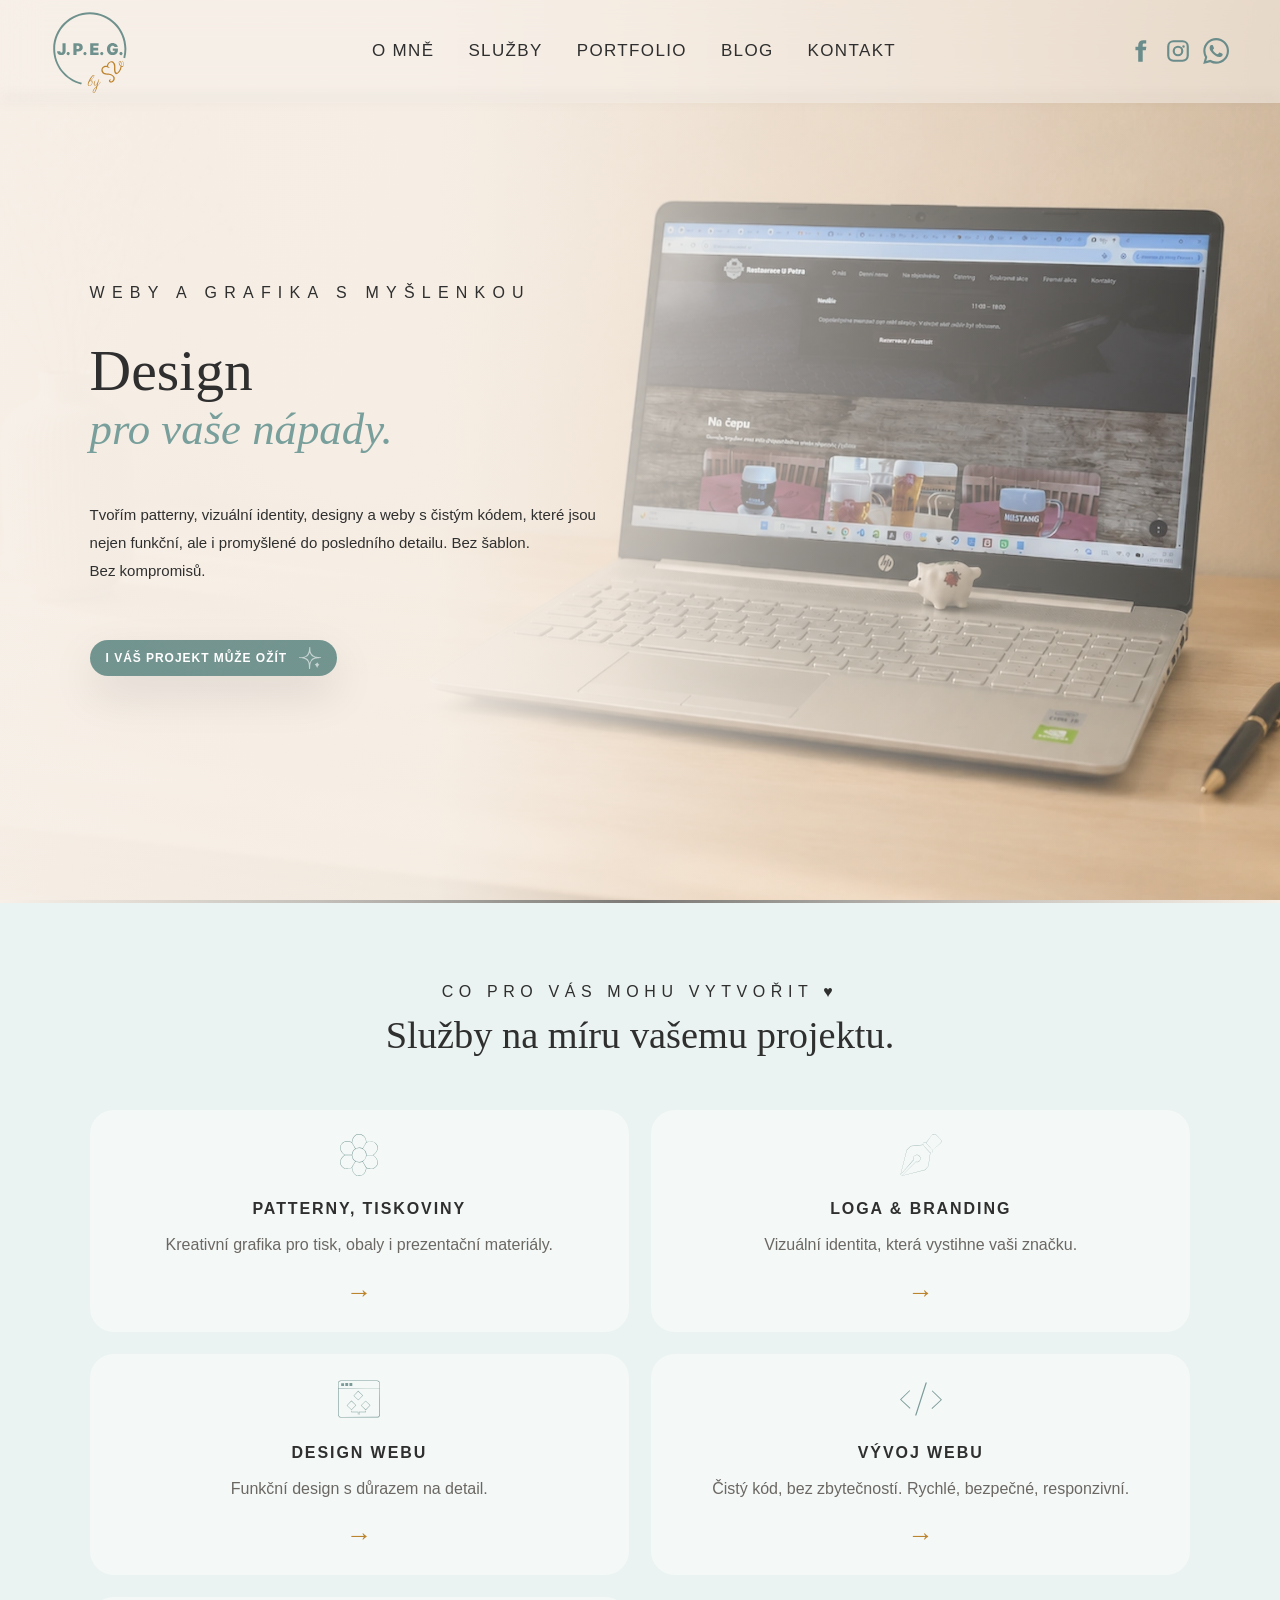
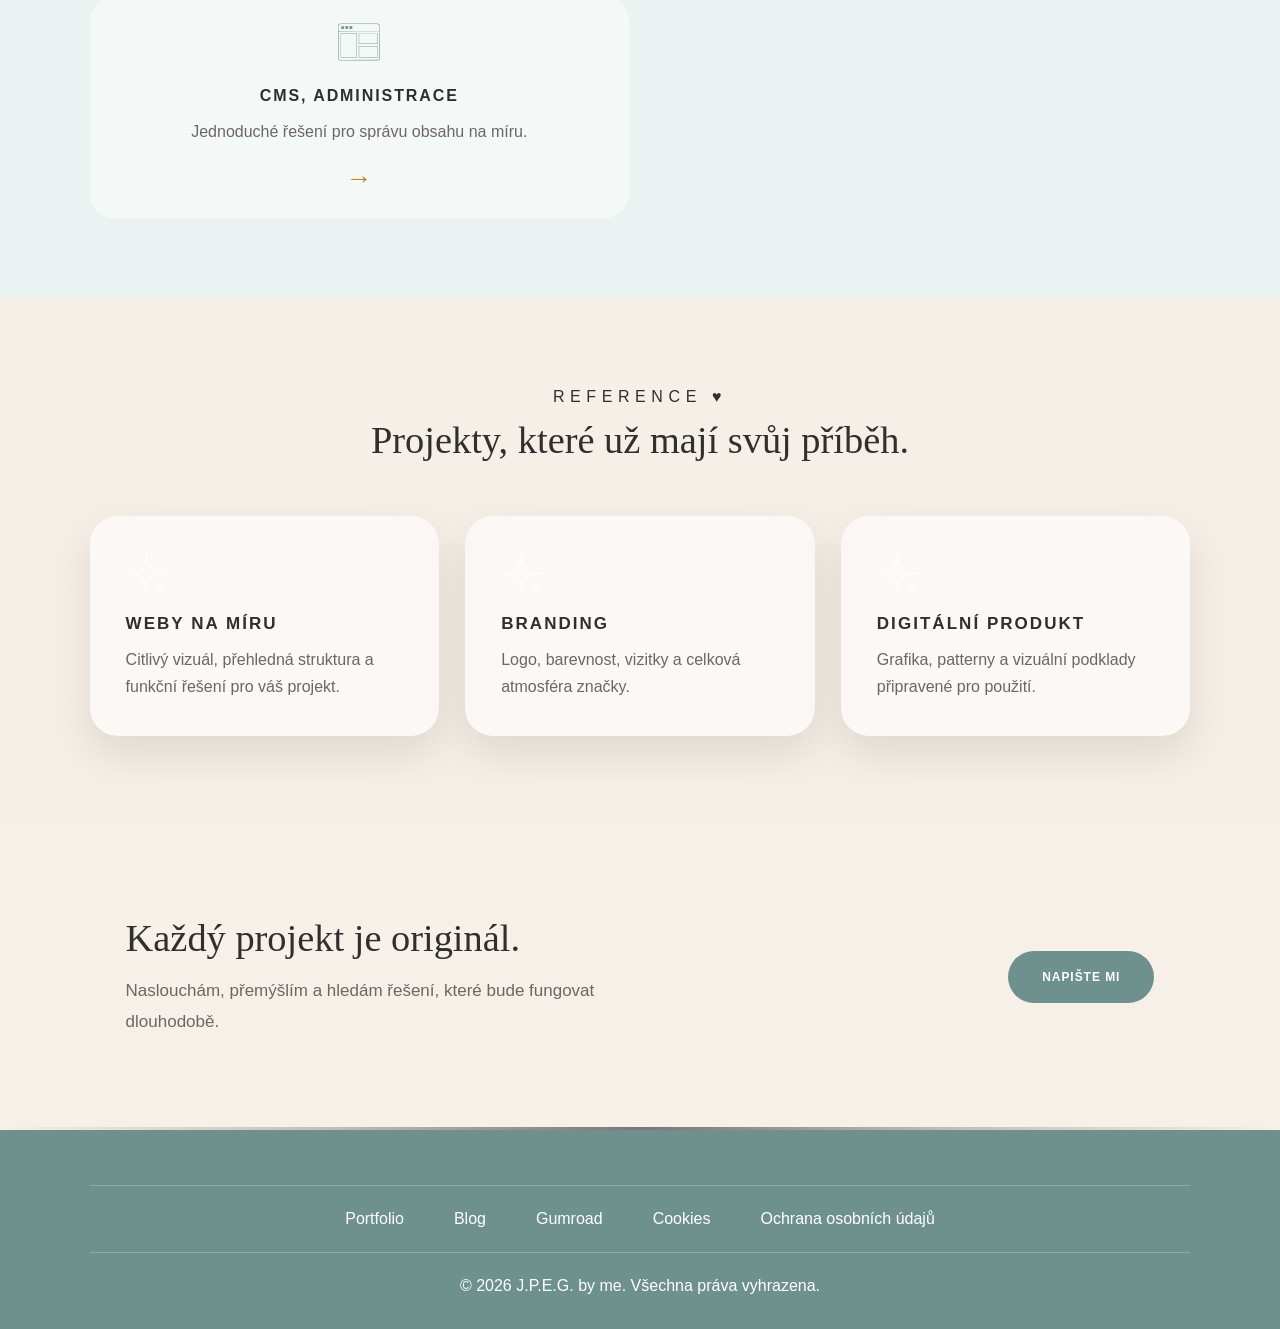
<file: index.html>
<!DOCTYPE html>
<html lang="cs">

<head>
    <meta charset="UTF-8" />
    <meta name="viewport" content="width=device-width, initial-scale=1.0" />
    <title>J.P.E.G. by me</title>
    <link rel="stylesheet" href="style.css" />
</head>

<body>

    <header class="site-header">
        <nav class="navbar">
            <a href="index.html" class="logo">
                <img src="assets/logo.svg" alt="J.P.E.G. by me">
            </a>

            <button class="menu-toggle" aria-label="Otevřít menu">
                <span></span><span></span><span></span>
            </button>

            <ul class="nav-menu">
                <li><a href="#omne">O mně</a></li>
                <li><a href="pages/sluzby.html">Služby</a></li>
                <li><a href="pages/portfolio.html">Portfolio</a></li>
                <li><a href="pages/blog.html">Blog</a></li>
                <li><a href="pages/kontakt.html">Kontakt</a></li>
            </ul>

            <div class="nav-socials">
                <a href="https://www.facebook.com/profile.php?id=61580430591181" aria-label="Facebook"><img
                        src="assets/fb.svg" alt="social media Facebook"></a>
                <a href="https://www.instagram.com/jpeg_by_me/" aria-label="Instagram"><img src="assets/ig.svg"
                        alt="social media Instagram"></a>
                <a href="https://wa.me/420702850375" target="_blank" rel="noopener" aria-label="WhatsApp"> <img
                        src="assets/whatsapp.svg" alt="social media WhatsApp"></a>
                </a>


            </div>
        </nav>
    </header>

    <main>

        <section class="hero" id="omne">
            <div class="hero-content">
                <p class="eyebrow">Weby a grafika s myšlenkou</p>
                <h1>Design<br><span>pro vaše nápady.</span></h1>
                <p class="hero-text">
                    Tvořím patterny, vizuální identity, designy a weby s čistým kódem,
                    které jsou nejen funkční, ale i promyšlené do posledního detailu.
                    Bez šablon.<br> Bez kompromisů.
                </p>

                <div class="hero-actions">
                    <a href="mailto:info@jpeg-by-me.cz?subject=Zájem%20o%20služby" class="btn btn-pattern">
                        I váš projekt může ožít <img src="assets/star.svg" alt="mail s dotazem na službu">
                    </a>
                </div>
            </div>
        </section>

        <div class="separator"></div>

        <section class="quick-services" id="sluzby">
            <div class="section-heading">
                <p>Co pro vás mohu vytvořit ♥</p>
                <h2>Služby na míru vašemu projektu.</h2>
            </div>

            <div class="services-grid">
                <article class="service-card">
                    <img src="assets/pattern.svg" alt="">
                    <h3>Patterny, tiskoviny</h3>
                    <p>Kreativní grafika pro tisk, obaly i prezentační materiály.</p>
                    <a href="pages/sluzby.html">→</a>
                </article>

                <article class="service-card">
                    <img src="assets/pen.svg" alt="">
                    <h3>Loga & branding</h3>
                    <p>Vizuální identita, která vystihne vaši značku.</p>
                    <a href="pages/sluzby.html">→</a>
                </article>

                <article class="service-card">
                    <img src="assets/design.svg" alt="">
                    <h3>Design webu</h3>
                    <p>Funkční design s důrazem na detail.</p>
                    <a href="pages/sluzby.html">→</a>
                </article>

                <article class="service-card">
                    <img src="assets/develop.svg" alt="">
                    <h3>Vývoj webu</h3>
                    <p>Čistý kód, bez zbytečností. Rychlé, bezpečné, responzivní.</p>
                    <a href="pages/sluzby.html">→</a>
                </article>

                <article class="service-card">
                    <img src="assets/cms.svg" alt="">
                    <h3>CMS, administrace</h3>
                    <p>Jednoduché řešení pro správu obsahu na míru.</p>
                    <a href="pages/sluzby.html">→</a>
                </article>
            </div>
        </section>

        <section class="references" id="reference">
            <div class="section-heading">
                <p>Reference ♥</p>
                <h2>Projekty, které už mají svůj příběh.</h2>
            </div>

            <div class="reference-grid">
                <article>
                    <img src="assets/star.svg" alt="">
                    <h3>Weby na míru</h3>
                    <p>Citlivý vizuál, přehledná struktura a funkční řešení pro váš projekt.</p>
                </article>

                <article>
                    <img src="assets/star.svg" alt="">
                    <h3>Branding</h3>
                    <p>Logo, barevnost, vizitky a celková atmosféra značky.</p>
                </article>

                <article>
                    <img src="assets/star.svg" alt="">
                    <h3>Digitální produkt</h3>
                    <p>Grafika, patterny a vizuální podklady připravené pro použití.</p>
                </article>
            </div>

        </section>

        <div class="motto">
            <div>
                <h2>Každý projekt je originál.</h2>
                <p>Naslouchám, přemýšlím a hledám řešení, které bude fungovat dlouhodobě.</p>
            </div>

            <a href="pages/kontakt.html" class="btn footer-btn">Napište mi</a>
        </div>


        <div class="separator"></div>

    </main>

    <!-- FOOTER -->

    <footer class="footer">

        <div class="footer-links">
            <a href="../index.html#portfolio">Portfolio</a>
            <a href="blog.html">Blog</a>
            <a href="https://jpegbyme.gumroad.com/">Gumroad</a>
            <a href="cookies.html">Cookies</a>
            <a href="ochrana-udaju.html">Ochrana osobních údajů</a>
        </div>

        <div class="footer-bottom">
            <p>© 2026 J.P.E.G. by me. Všechna práva vyhrazena.</p>
        </div>

    </footer>

    <div class="mobile-contact">
        <a href="mailto:info@jpeg-by-me.cz">Napsat</a>
        <a href="tel:+420702850375">Volat</a>
    </div>

    <script src="script.js"></script>
</body>

</html>
</file>
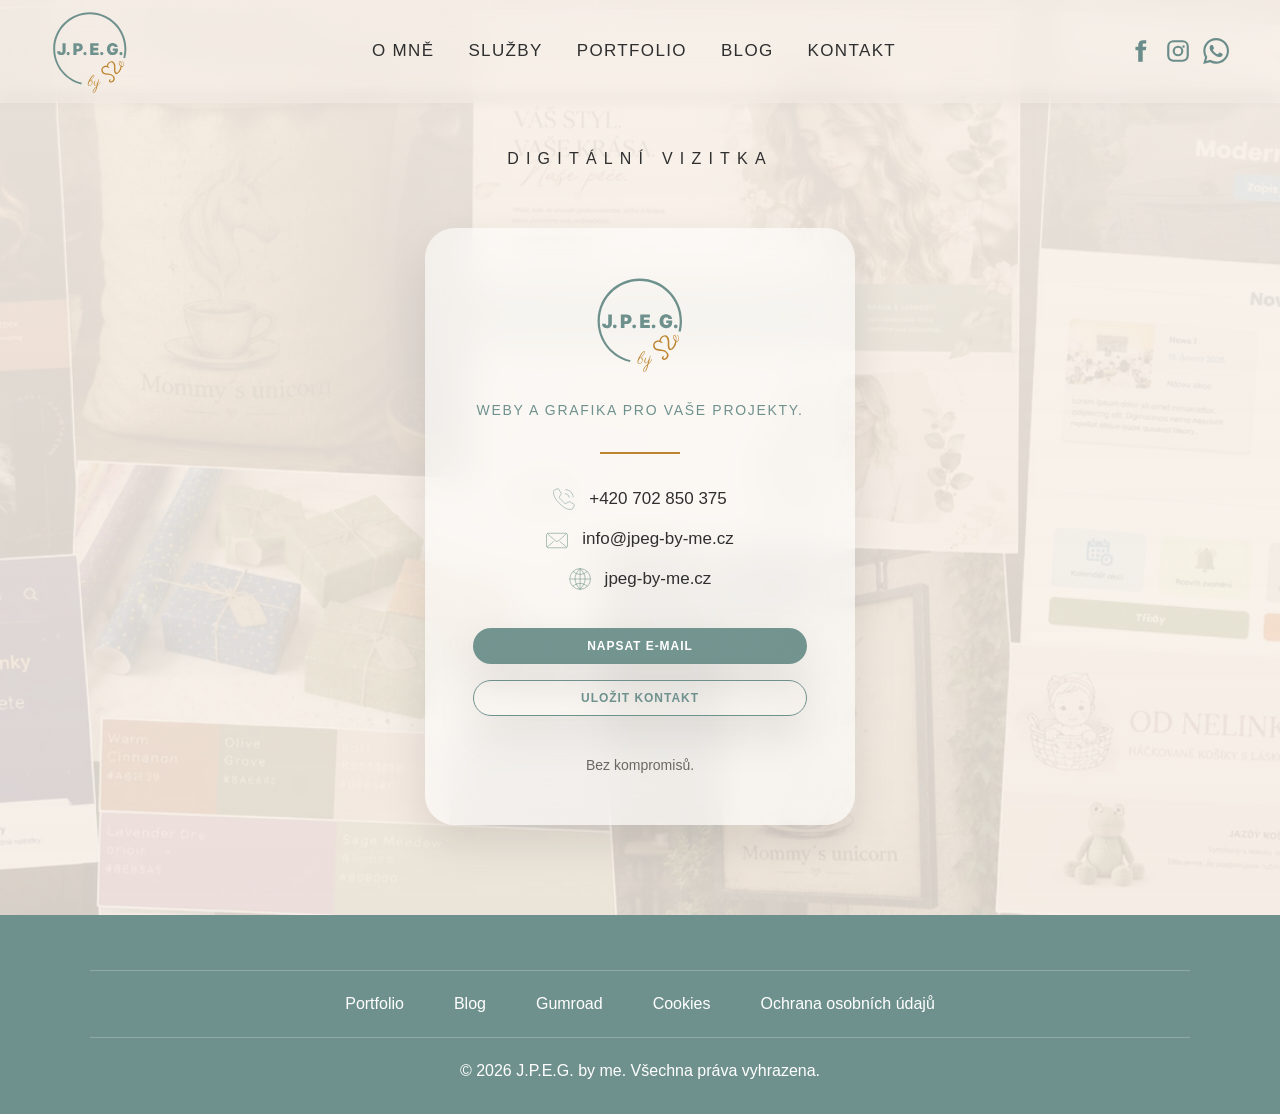
<file: pages/b-card.html>
<!DOCTYPE html>
<html lang="cs">

<head>
    <meta charset="UTF-8">
    <meta name="viewport" content="width=device-width, initial-scale=1.0">
    <title>Digitální vizitka | J.P.E.G. by me</title>

    <link rel="stylesheet" href="../style.css">
</head>

<body>

    <!-- HEADER -->

    <header class="site-header">
        <nav class="navbar">

            <a href="../index.html" class="logo">
                <img src="../assets/logo.svg" alt="J.P.E.G. by me">
            </a>

            <button class="menu-toggle" aria-label="Otevřít menu">
                <span></span>
                <span></span>
                <span></span>
            </button>

            <ul class="nav-menu">
                <li><a href="../index.html#omne">O mně</a></li>
                <li><a href="../index.html#sluzby">Služby</a></li>
                <li><a href="../index.html#portfolio">Portfolio</a></li>
                <li><a href="blog.html">Blog</a></li>
                <li><a href="kontakt.html">Kontakt</a></li>
            </ul>

            <div class="nav-socials">
                <a href="https://www.facebook.com/profile.php?id=61580430591181" target="_blank">
                    <img src="../assets/fb.svg" alt="Facebook">
                </a>

                <a href="https://www.instagram.com/jpeg_by_me/" target="_blank">
                    <img src="../assets/ig.svg" alt="Instagram">
                </a>

                <a href="https://wa.me/420702850375" target="_blank">
                    <img src="../assets/whatsapp.svg" alt="WhatsApp">
                </a>
            </div>

        </nav>
    </header>

    <!-- MAIN -->

    <main>

        <section class="business-card">

            <div class="business-card-heading">

                <p class="eyebrow">Digitální vizitka</p>

            </div>

            <div class="card">

                <img src="../assets/logo.svg" alt="Logo J.P.E.G. by me" class="card-logo">

                <p class="card-subtitle">
                    Weby a grafika pro vaše projekty.<br>
                </p>

                <div class="card-divider"></div>

                <div class="card-contact">

                    <div class="contact-item">
                         <img src="../assets/phonee.svg" alt="Telefon">
                        <a href="tel:+420702850375">
                            +420&nbsp;702&nbsp;850&nbsp;375
                        </a>
                    </div>

                    <div class="contact-item">
                        <img src="../assets/email.svg" alt="E-mail">
                        <a href="mailto:info@jpeg-by-me.cz">
                            info@jpeg-by-me.cz
                        </a>
                    </div>

                    <div class="contact-item">
                        <img src="../assets/website.svg" alt="Webová stránka">
                        <a href="https://jpeg-by-me.cz">
                            jpeg-by-me.cz
                        </a>
                    </div>

                </div>

                <div class="card-buttons">

                    <a href="mailto:info@jpeg-by-me.cz"
                        class="btn btn-pattern">
                        Napsat e-mail
                    </a>

                    <a href="../assets/jpeg-by-me.vcf"
                        class="btn btn-secondary"
                        download>
                        Uložit kontakt
                    </a>

                </div>

                <p class="card-footer">
                    Bez kompromisů.
                </p>

            </div>

        </section>

    </main>

    <!-- FOOTER -->

    <footer class="footer">

        <div class="footer-links">
            <a href="../index.html#portfolio">Portfolio</a>
            <a href="blog.html">Blog</a>
            <a href="https://jpegbyme.gumroad.com/">Gumroad</a>
            <a href="cookies.html">Cookies</a>
            <a href="ochrana-udaju.html">Ochrana osobních údajů</a>
        </div>

        <div class="footer-bottom">
            <p>© 2026 J.P.E.G. by me. Všechna práva vyhrazena.</p>
        </div>

    </footer>

    <!-- MOBILE -->

    <div class="mobile-contact">
        <a href="mailto:info@jpeg-by-me.cz">Napsat</a>
        <a href="tel:+420702850375">Volat</a>
    </div>

    <script src="../script.js"></script>

</body>

</html>
</file>
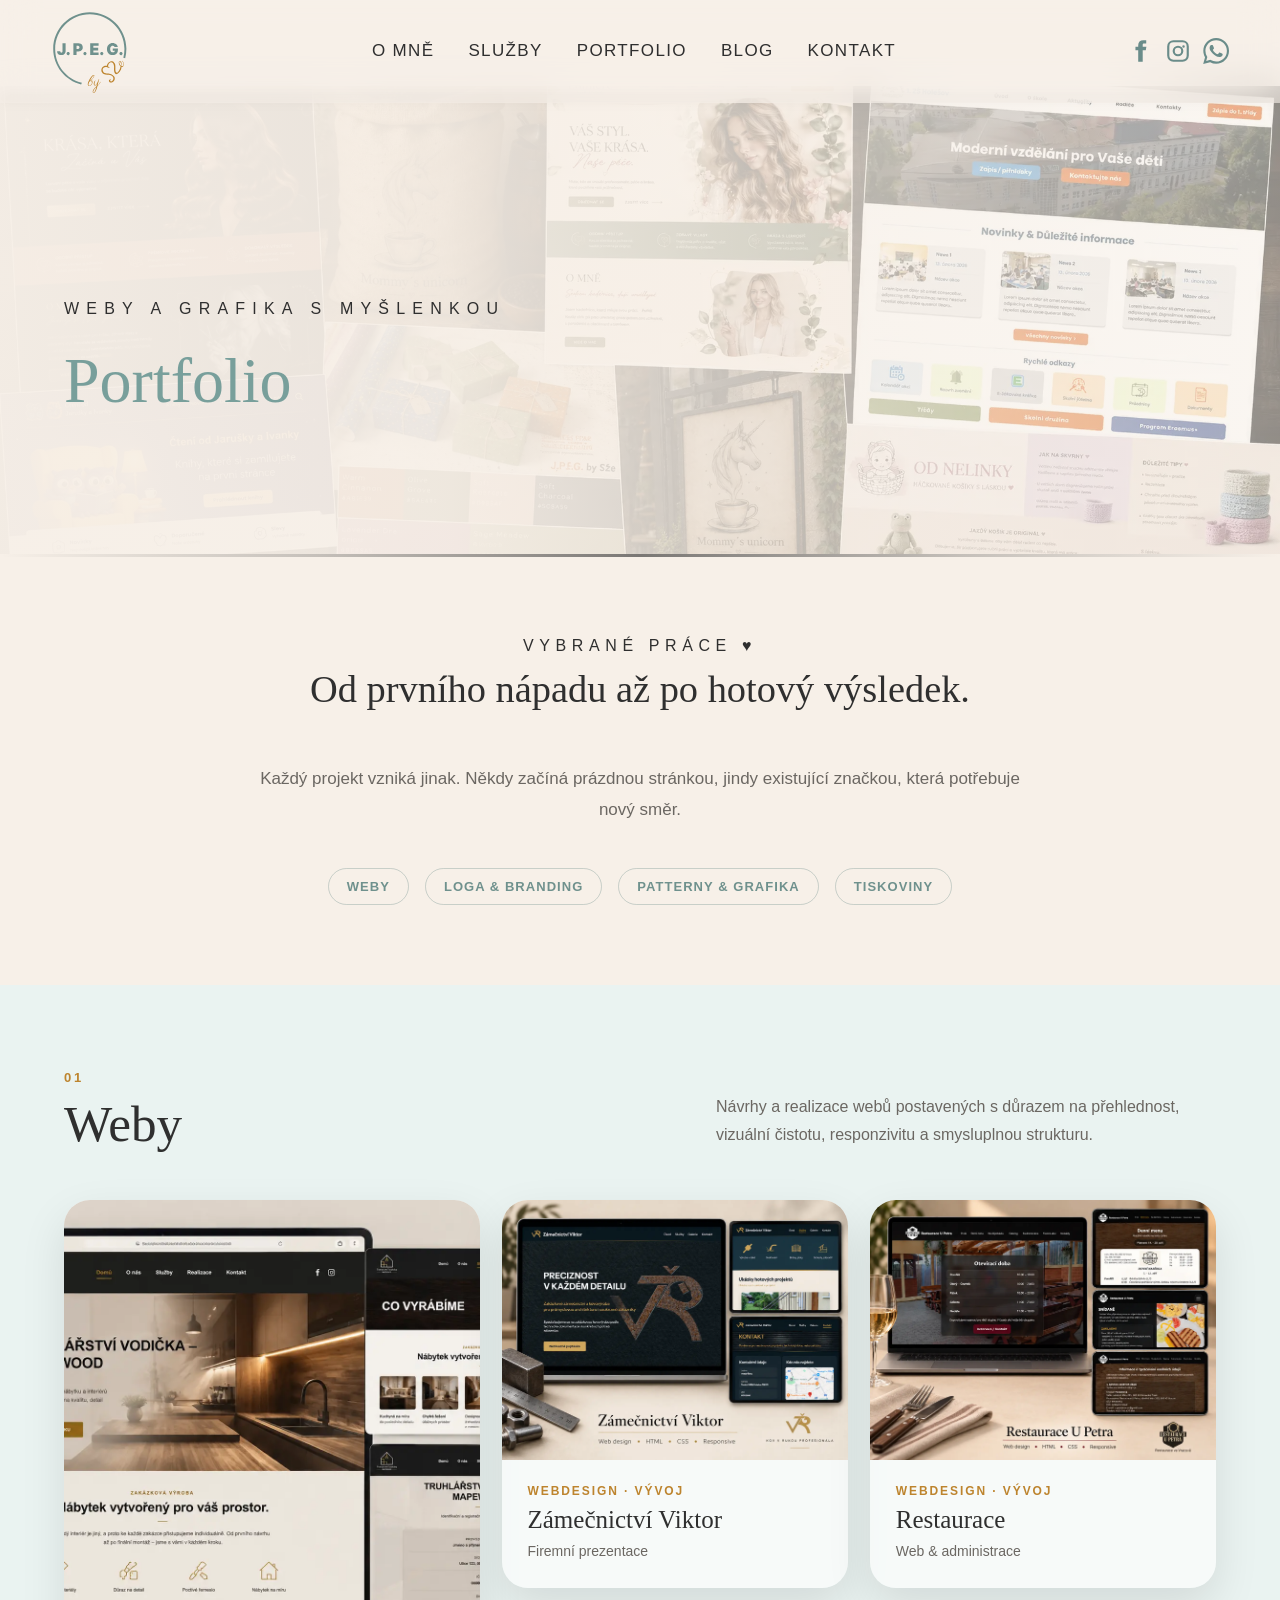
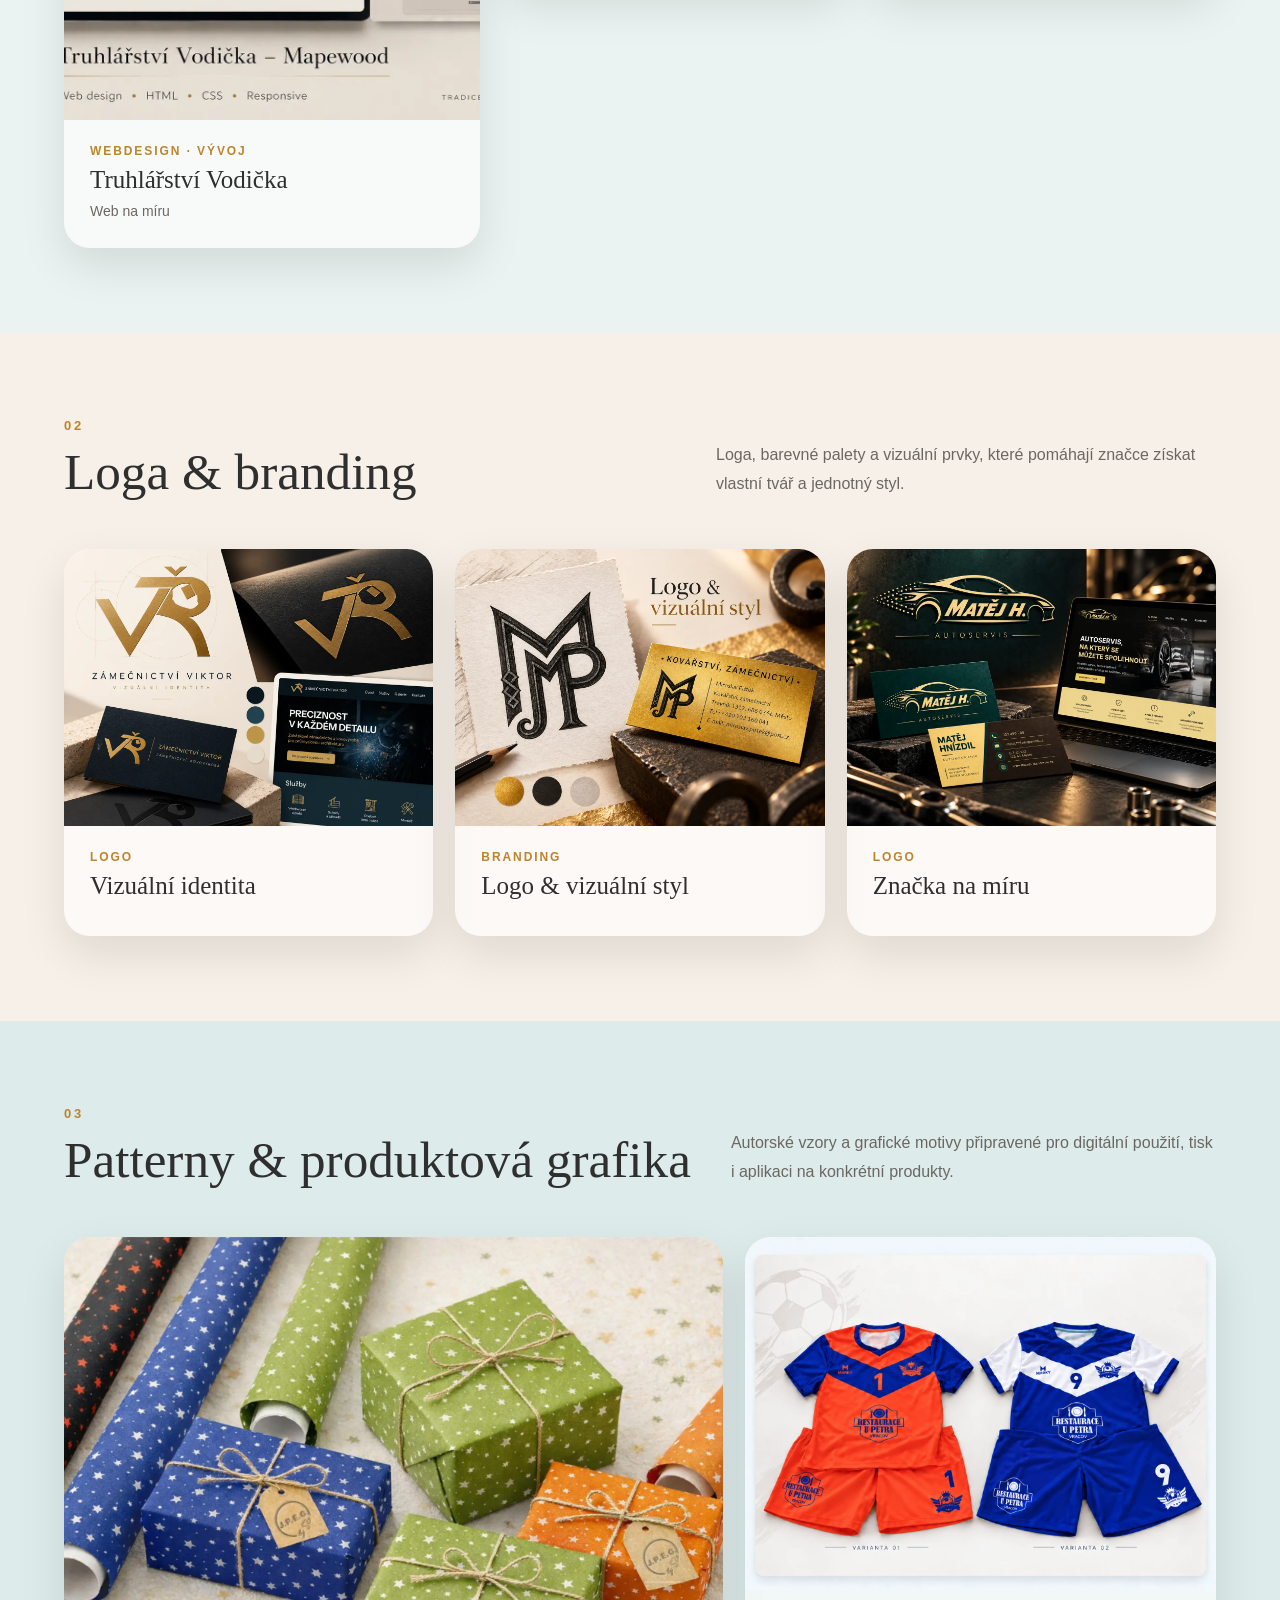
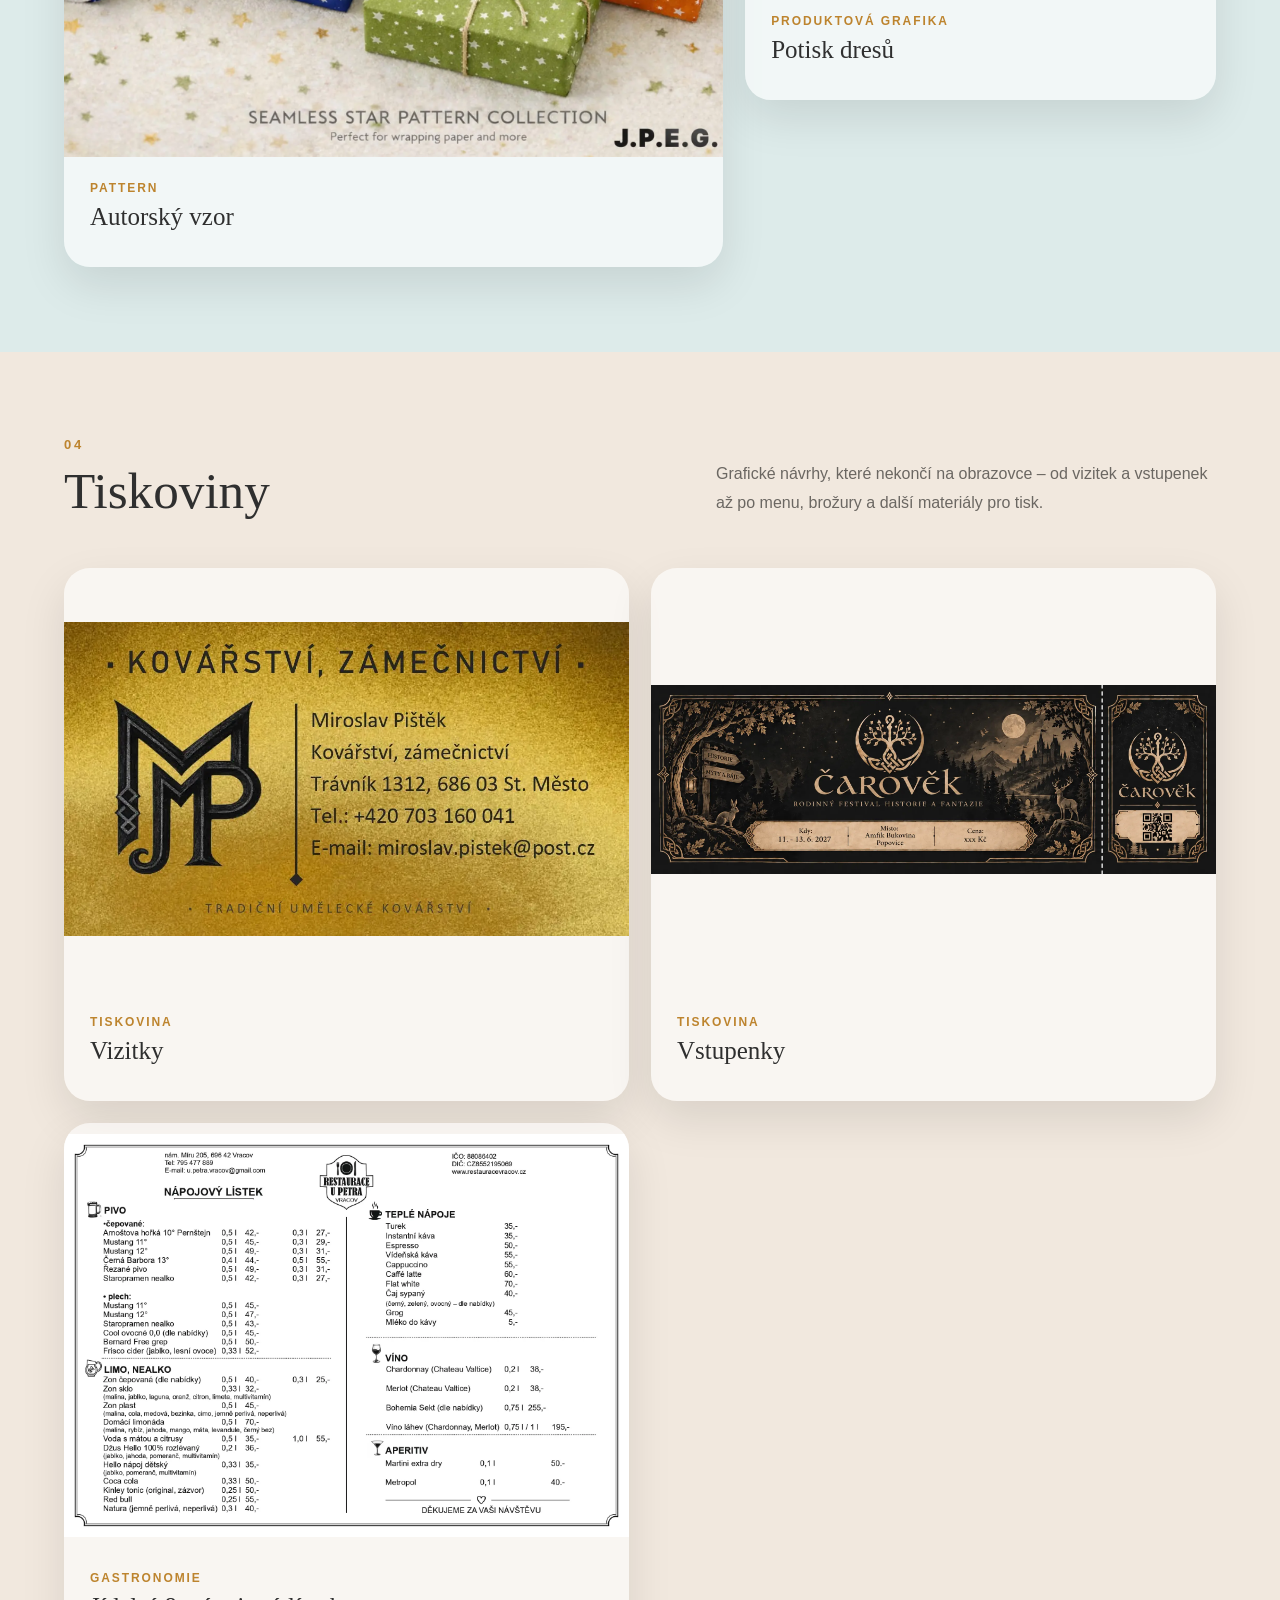
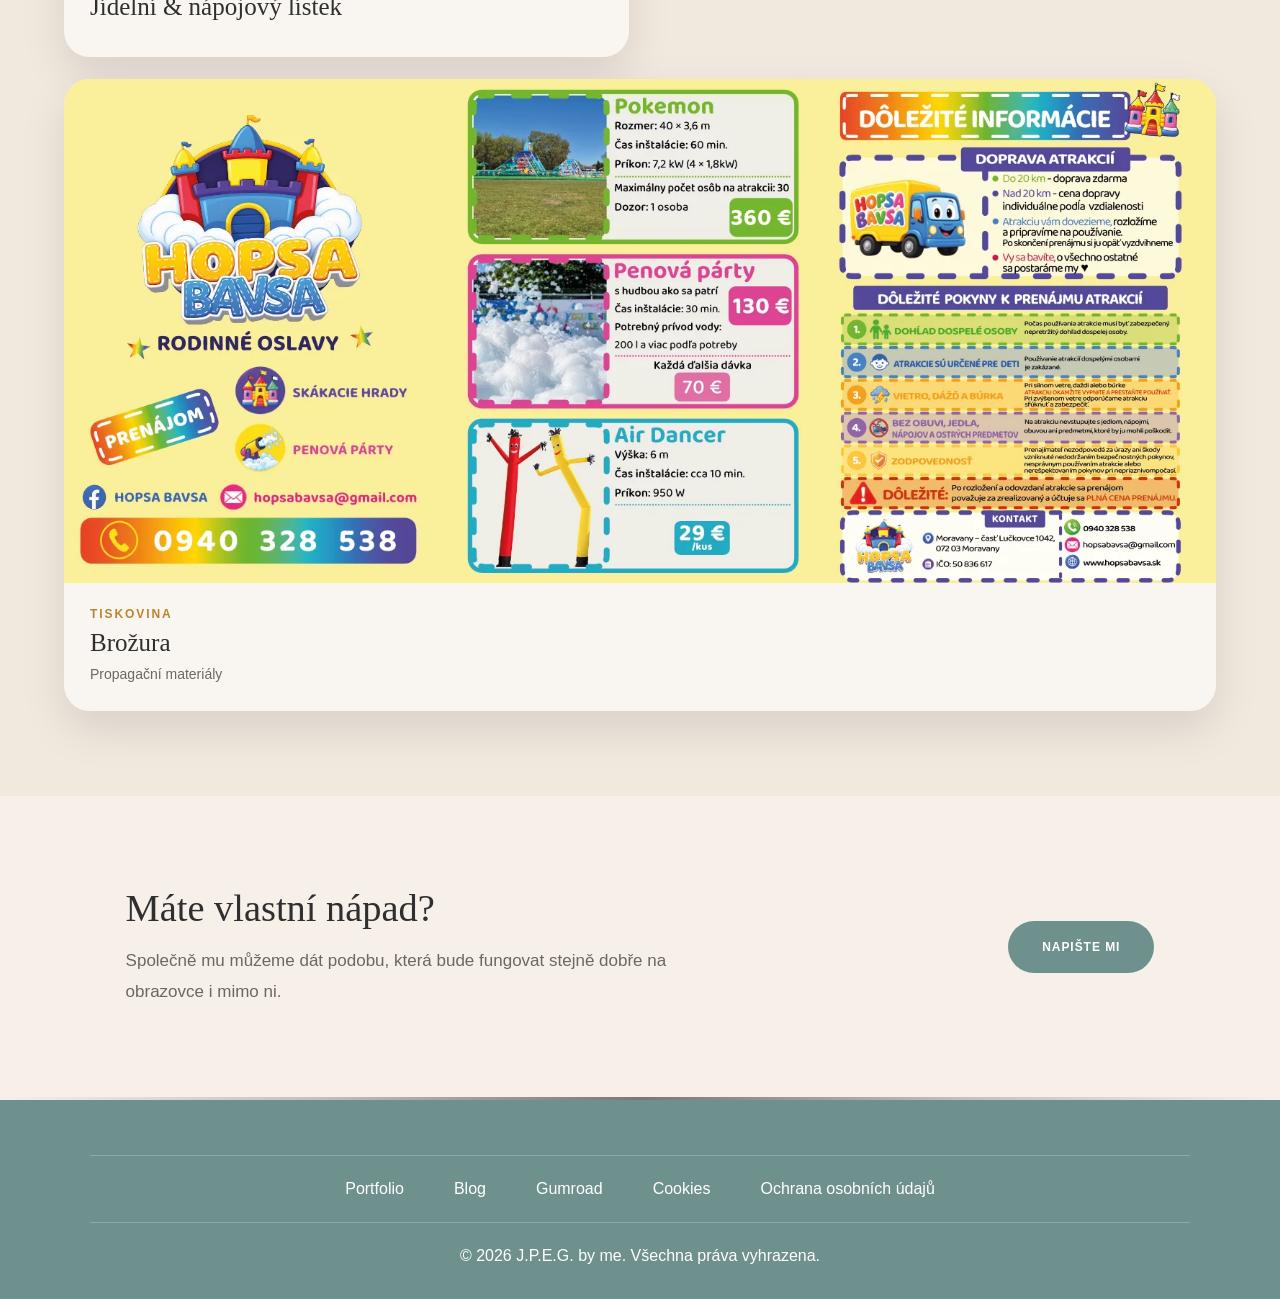
<file: pages/portfolio.html>
<!DOCTYPE html>
<html lang="cs">

<head>
    <meta charset="UTF-8">
    <meta name="viewport" content="width=device-width, initial-scale=1.0">

    <title>Portfolio | J.P.E.G. by me</title>

    <meta name="description"
        content="Ukázky webů, vizuálních identit, log, patternů, produktové grafiky a tiskovin od J.P.E.G. by me.">

    <link rel="stylesheet" href="../style.css">
</head>

<body>

    <!-- HEADER -->

    <header class="site-header">
        <nav class="navbar">

            <a href="../index.html" class="logo">
                <img src="../assets/logo.svg" alt="J.P.E.G. by me">
            </a>

            <button class="menu-toggle" aria-label="Otevřít menu">
                <span></span>
                <span></span>
                <span></span>
            </button>

            <ul class="nav-menu">
                <li><a href="../index.html#omne">O mně</a></li>
                <li><a href="sluzby.html">Služby</a></li>
                <li><a href="portfolio.html">Portfolio</a></li>
                <li><a href="blog.html">Blog</a></li>
                <li><a href="kontakt.html">Kontakt</a></li>
            </ul>

            <div class="nav-socials">

                <a href="https://www.facebook.com/profile.php?id=61580430591181"
                    aria-label="Facebook">
                    <img src="../assets/fb.svg" alt="social media Facebook">
                </a>

                <a href="https://www.instagram.com/jpeg_by_me/"
                    aria-label="Instagram">
                    <img src="../assets/ig.svg" alt="social media Instagram">
                </a>

                <a href="https://wa.me/420702850375"
                    target="_blank"
                    rel="noopener"
                    aria-label="WhatsApp">
                    <img src="../assets/whatsapp.svg" alt="social media WhatsApp">
                </a>

            </div>

        </nav>
    </header>


    <!-- MAIN -->

    <main>

        <!-- HERO PODSTRÁNKY -->

        <section class="subpage-hero">

            <div class="subpage-hero-content">

                <p class="subpage-eyebrow">
                    Weby a grafika s myšlenkou
                </p>

                <h1>Portfolio</h1>

            </div>

        </section>


        <div class="separator"></div>


        <!-- ÚVOD PORTFOLIA -->

        <section class="portfolio-intro">

            <div class="section-heading">
                <p>Vybrané práce ♥</p>
                <h2>Od prvního nápadu až po hotový výsledek.</h2>
            </div>

            <p class="portfolio-intro-text">
                Každý projekt vzniká jinak. Někdy začíná prázdnou stránkou,
                jindy existující značkou, která potřebuje nový směr.
            </p>


            <!-- RYCHLÁ NAVIGACE -->

            <nav class="portfolio-nav" aria-label="Kategorie portfolia">
                <a href="#weby">Weby</a>
                <a href="#branding">Loga & branding</a>
                <a href="#patterny">Patterny & grafika</a>
                <a href="#tiskoviny">Tiskoviny</a>
            </nav>

        </section>


        <!-- WEBY -->

        <section class="portfolio-section portfolio-section-web" id="weby">

            <div class="portfolio-section-heading">

                <div>
                    <p class="portfolio-number">01</p>
                    <h2>Weby</h2>
                </div>

                <p>
                    Návrhy a realizace webů postavených s důrazem na přehlednost,
                    vizuální čistotu, responzivitu a smysluplnou strukturu.
                </p>

            </div>


            <div class="portfolio-grid portfolio-grid-large">

                <article class="portfolio-item portfolio-item-featured">
                    <div class="portfolio-image">
                        <img src="../assets/portfolio-web-01.webp"
                            alt="Ukázka webového projektu">
                    </div>

                    <div class="portfolio-item-info">
                        <p>Webdesign · Vývoj</p>
                        <h3>Truhlářství Vodička</h3>
                        <span>Web na míru</span>
                    </div>
                </article>


                <article class="portfolio-item">
                    <div class="portfolio-image">
                        <img src="../assets/portfolio-web-02.webp"
                            alt="Ukázka webového projektu">
                    </div>

                    <div class="portfolio-item-info">
                        <p>Webdesign · Vývoj</p>
                        <h3>Zámečnictví Viktor</h3>
                        <span>Firemní prezentace</span>
                    </div>
                </article>


                <article class="portfolio-item">
                    <div class="portfolio-image">
                        <img src="../assets/portfolio-web-03.webp"
                            alt="Ukázka webového projektu">
                    </div>

                    <div class="portfolio-item-info">
                        <p>Webdesign · Vývoj</p>
                        <h3>Restaurace</h3>
                        <span>Web & administrace</span>
                    </div>
                </article>

            </div>

        </section>


        <!-- LOGA A BRANDING -->

        <section class="portfolio-section portfolio-section-branding" id="branding">

            <div class="portfolio-section-heading">

                <div>
                    <p class="portfolio-number">02</p>
                    <h2>Loga & branding</h2>
                </div>

                <p>
                    Loga, barevné palety a vizuální prvky, které pomáhají značce
                    získat vlastní tvář a jednotný styl.
                </p>

            </div>


            <div class="portfolio-grid">

                <article class="portfolio-item">
                    <div class="portfolio-image">
                        <img src="../assets/portfolio-logo-01.webp"
                            alt="Návrh loga">
                    </div>

                    <div class="portfolio-item-info">
                        <p>Logo</p>
                        <h3>Vizuální identita</h3>
                    </div>
                </article>


                <article class="portfolio-item">
                    <div class="portfolio-image">
                        <img src="../assets/portfolio-logo-02.webp"
                            alt="Návrh loga">
                    </div>

                    <div class="portfolio-item-info">
                        <p>Branding</p>
                        <h3>Logo & vizuální styl</h3>
                    </div>
                </article>


                <article class="portfolio-item">
                    <div class="portfolio-image">
                        <img src="../assets/portfolio-logo-03.webp"
                            alt="Návrh loga">
                    </div>

                    <div class="portfolio-item-info">
                        <p>Logo</p>
                        <h3>Značka na míru</h3>
                    </div>
                </article>

            </div>

        </section>


        <!-- PATTERNY -->

        <section class="portfolio-section portfolio-section-patterns" id="patterny">

            <div class="portfolio-section-heading">

                <div>
                    <p class="portfolio-number">03</p>
                    <h2>Patterny & produktová grafika</h2>
                </div>

                <p>
                    Autorské vzory a grafické motivy připravené pro digitální
                    použití, tisk i aplikaci na konkrétní produkty.
                </p>

            </div>


            <div class="portfolio-grid portfolio-grid-patterns">

                <article class="portfolio-item portfolio-item-featured">
                    <div class="portfolio-image">
                        <img src="../assets/portfolio-pattern-01.webp"
                            alt="Autorský pattern">
                    </div>

                    <div class="portfolio-item-info">
                        <p>Pattern</p>
                        <h3>Autorský vzor</h3>
                    </div>
                </article>


                <article class="portfolio-item">
                    <div class="portfolio-image">
                        <img src="../assets/portfolio-shirt.webp"
                            alt="Grafický návrh potisku dresů">
                    </div>

                    <div class="portfolio-item-info">
                        <p>Produktová grafika</p>
                        <h3>Potisk dresů</h3>
                    </div>
                </article>

            </div>

        </section>


        <!-- TISKOVINY -->

        <section class="portfolio-section portfolio-section-print" id="tiskoviny">

            <div class="portfolio-section-heading">

                <div>
                    <p class="portfolio-number">04</p>
                    <h2>Tiskoviny</h2>
                </div>

                <p>
                    Grafické návrhy, které nekončí na obrazovce – od vizitek
                    a vstupenek až po menu, brožury a další materiály pro tisk.
                </p>

            </div>


            <div class="portfolio-grid portfolio-grid-print">

                <article class="portfolio-item">
                    <div class="portfolio-image">
                        <img src="../assets/portfolio-b-card.webp"
                            alt="Návrh vizitky">
                    </div>

                    <div class="portfolio-item-info">
                        <p>Tiskovina</p>
                        <h3>Vizitky</h3>
                    </div>
                </article>


                <article class="portfolio-item">
                    <div class="portfolio-image">
                        <img src="../assets/portfolio-ticket.webp"
                            alt="Návrh vstupenky">
                    </div>

                    <div class="portfolio-item-info">
                        <p>Tiskovina</p>
                        <h3>Vstupenky</h3>
                    </div>
                </article>


                <article class="portfolio-item">
                    <div class="portfolio-image">
                        <img src="../assets/portfolio-menu.webp"
                            alt="Návrh jídelního a nápojového lístku">
                    </div>

                    <div class="portfolio-item-info">
                        <p>Gastronomie</p>
                        <h3>Jídelní & nápojový lístek</h3>
                    </div>
                </article>


                <article class="portfolio-item portfolio-item-wide">
                    <div class="portfolio-image">
                        <img src="../assets/portfolio-brochure.webp"
                            alt="Grafický návrh brožury">
                    </div>

                    <div class="portfolio-item-info">
                        <p>Tiskovina</p>
                        <h3>Brožura</h3>
                        <span>Propagační materiály</span>
                    </div>
                </article>

            </div>

        </section>


        <!-- MOTTO -->

        <div class="motto">

            <div>
                <h2>Máte vlastní nápad?</h2>

                <p>
                    Společně mu můžeme dát podobu, která bude fungovat
                    stejně dobře na obrazovce i mimo ni.
                </p>
            </div>

            <a href="kontakt.html" class="btn footer-btn">
                Napište mi
            </a>

        </div>


        <div class="separator"></div>

    </main>


    <!-- FOOTER -->

    <footer class="footer">

        <div class="footer-links">

            <a href="portfolio.html">
                Portfolio
            </a>

            <a href="blog.html">
                Blog
            </a>

            <a href="https://jpegbyme.gumroad.com/"
                target="_blank"
                rel="noopener">
                Gumroad
            </a>

            <a href="cookies.html">
                Cookies
            </a>

            <a href="ochrana-udaju.html">
                Ochrana osobních údajů
            </a>

        </div>


        <div class="footer-bottom">
            <p>
                © 2026 J.P.E.G. by me. Všechna práva vyhrazena.
            </p>
        </div>

    </footer>


    <!-- MOBILE CONTACT -->

    <div class="mobile-contact">
        <a href="mailto:info@jpeg-by-me.cz">Napsat</a>
        <a href="tel:+420702850375">Volat</a>
    </div>


    <script src="../script.js"></script>

</body>

</html>
</file>
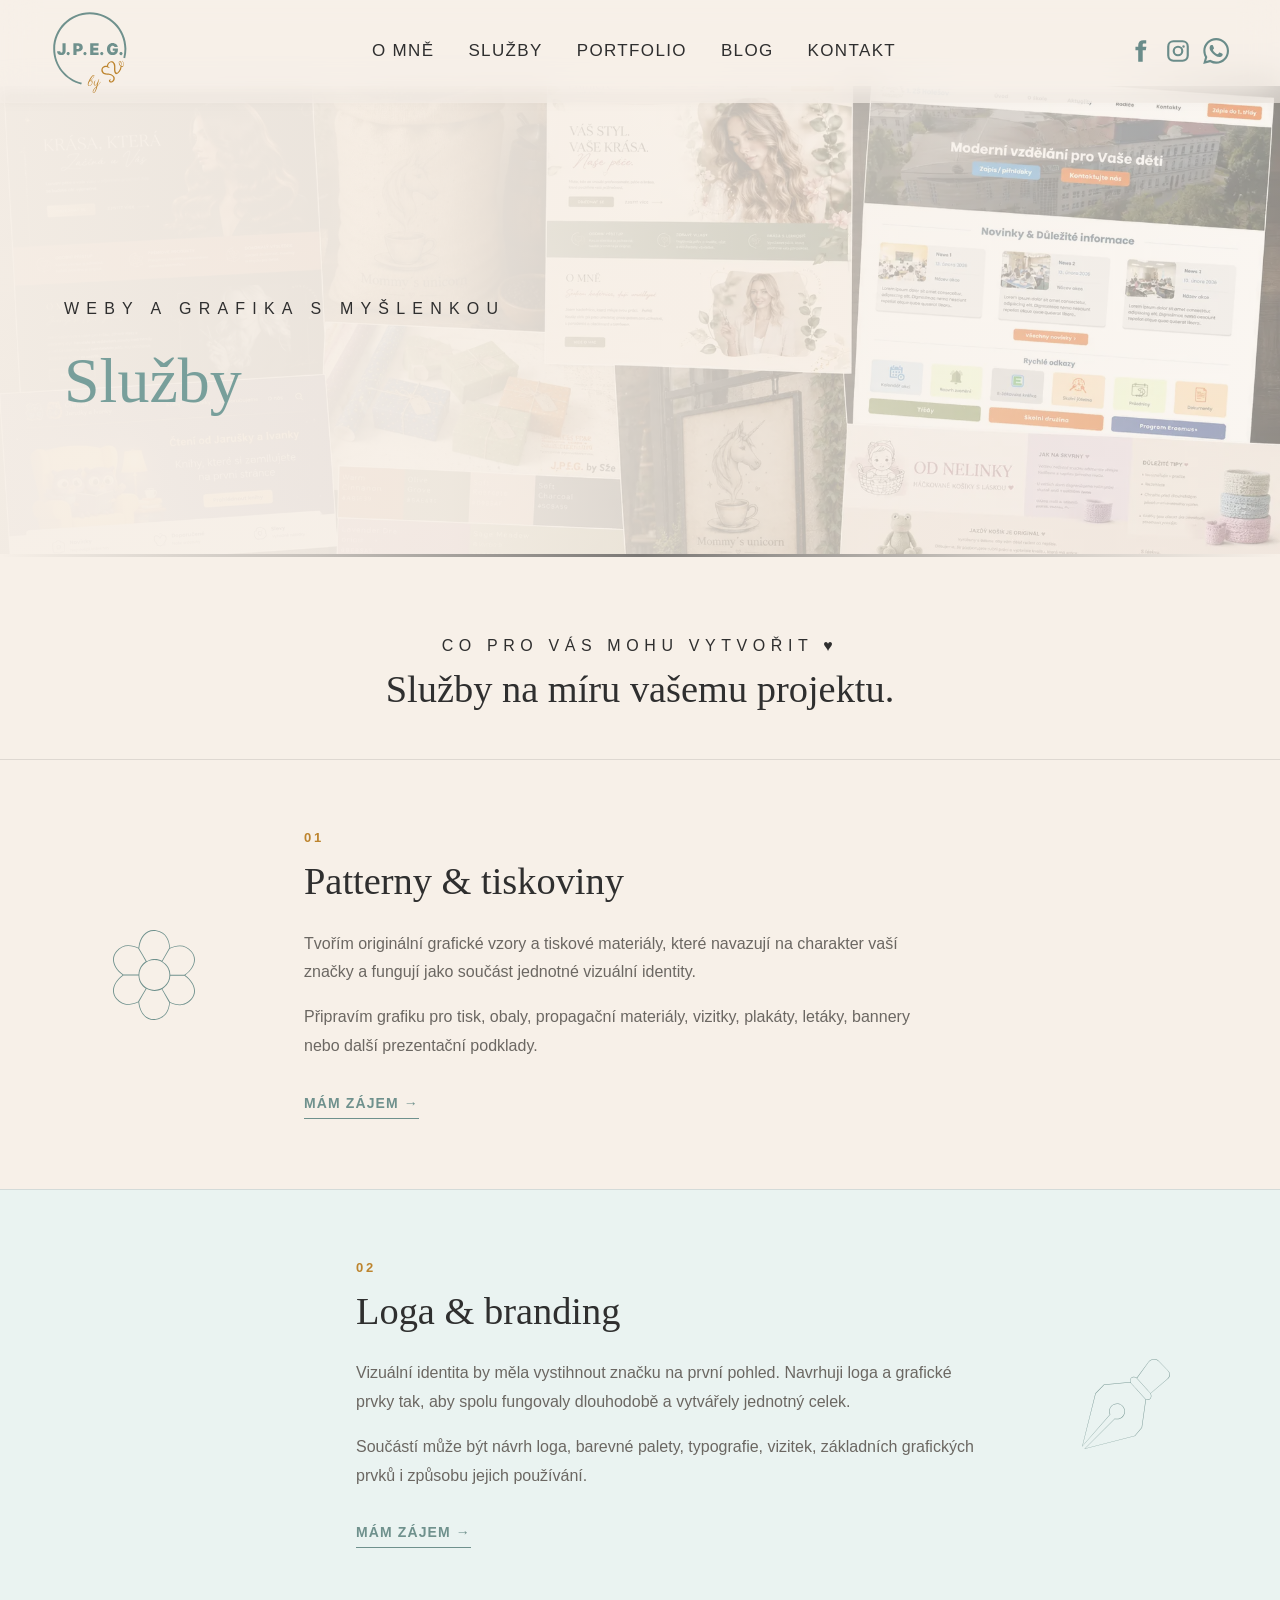
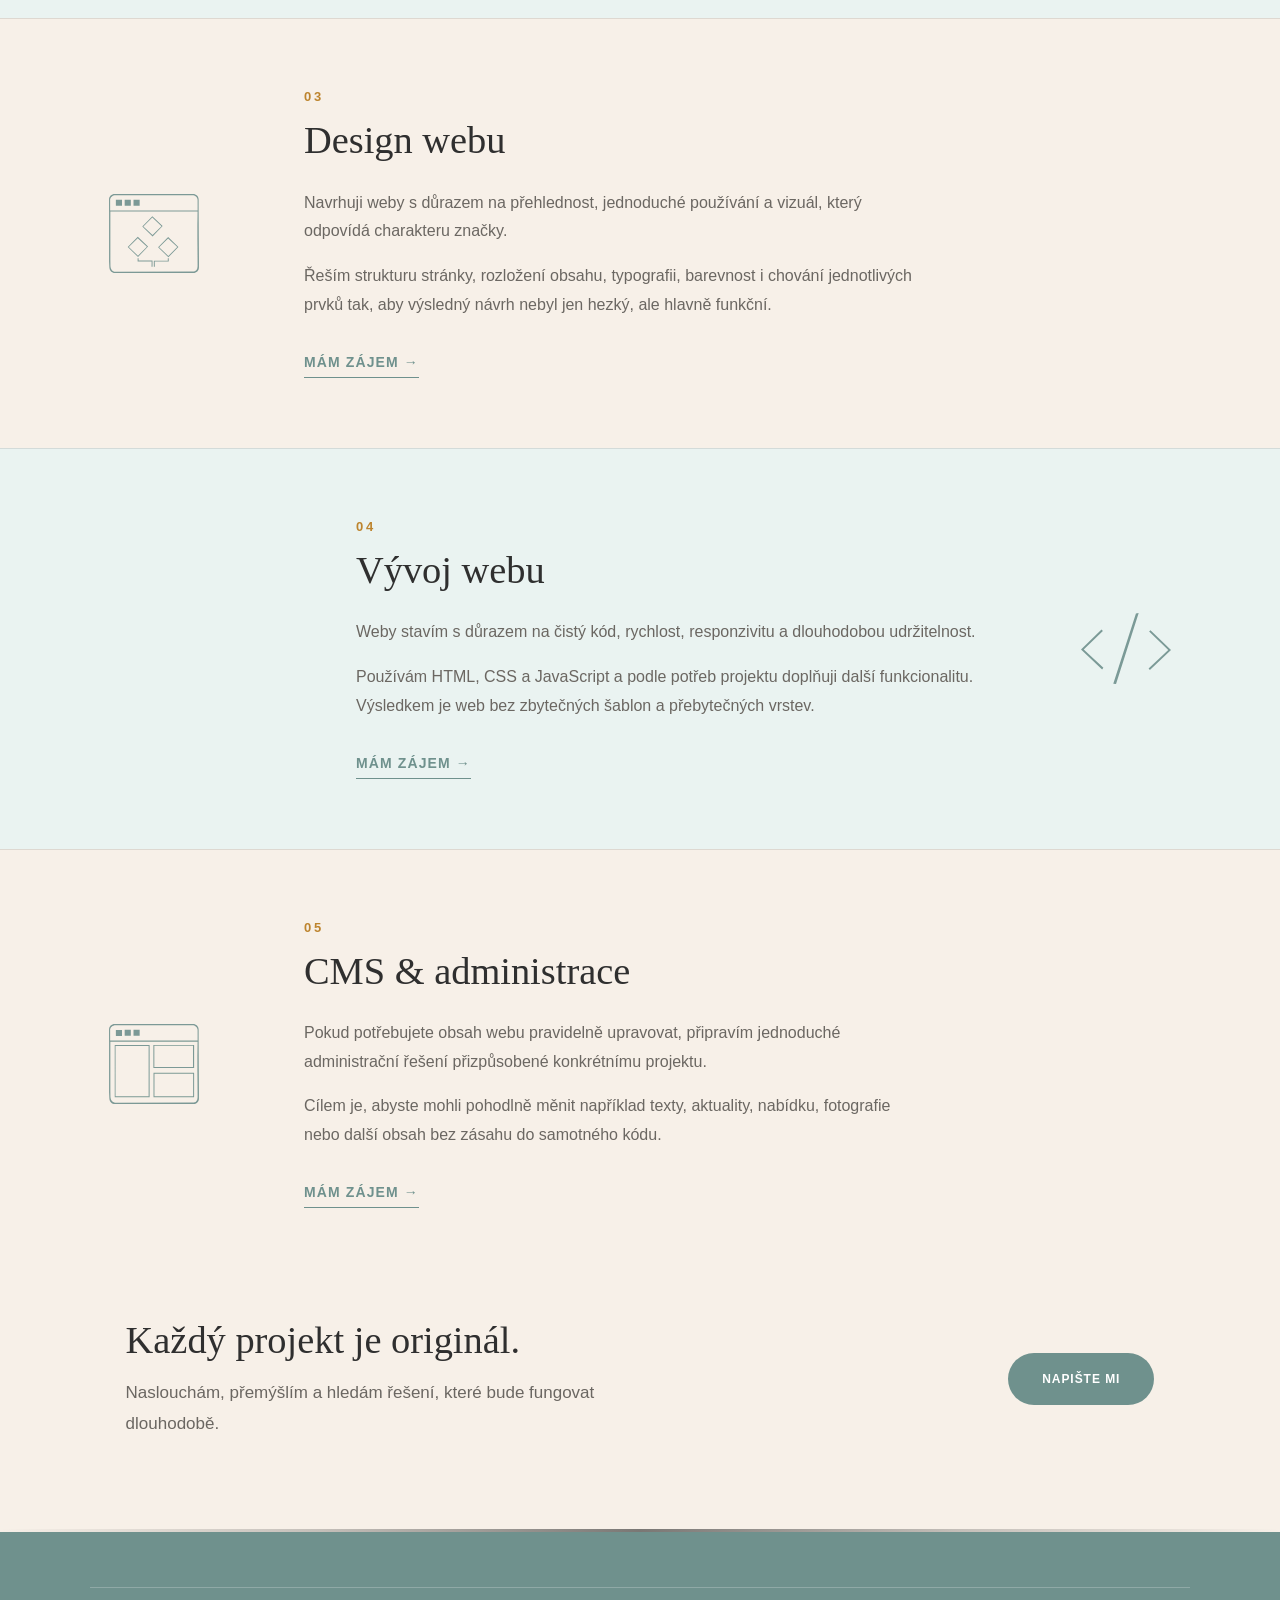
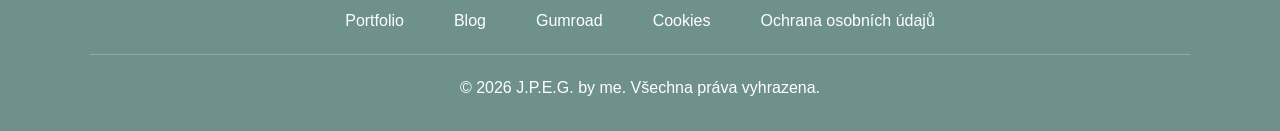
<file: pages/sluzby.html>
<!DOCTYPE html>
<html lang="cs">

<head>
    <meta charset="UTF-8">
    <meta name="viewport" content="width=device-width, initial-scale=1.0">

    <title>Služby | J.P.E.G. by me</title>

    <link rel="stylesheet" href="../style.css">
</head>

<body>

    <!-- HEADER -->

    <header class="site-header">
        <nav class="navbar">

            <a href="../index.html" class="logo">
                <img src="../assets/logo.svg" alt="J.P.E.G. by me">
            </a>

            <button class="menu-toggle" aria-label="Otevřít menu">
                <span></span>
                <span></span>
                <span></span>
            </button>

            <ul class="nav-menu">
                <li><a href="../index.html#omne">O mně</a></li>
                <li><a href="sluzby.html">Služby</a></li>
                <li><a href="portfolio.html">Portfolio</a></li>
                <li><a href="blog.html">Blog</a></li>
                <li><a href="kontakt.html">Kontakt</a></li>
            </ul>

            <div class="nav-socials">

                <a href="https://www.facebook.com/profile.php?id=61580430591181"
                    aria-label="Facebook">
                    <img src="../assets/fb.svg" alt="social media Facebook">
                </a>

                <a href="https://www.instagram.com/jpeg_by_me/"
                    aria-label="Instagram">
                    <img src="../assets/ig.svg" alt="social media Instagram">
                </a>

                <a href="https://wa.me/420702850375"
                    target="_blank"
                    rel="noopener"
                    aria-label="WhatsApp">
                    <img src="../assets/whatsapp.svg" alt="social media WhatsApp">
                </a>

            </div>

        </nav>
    </header>


    <!-- MAIN -->

    <main>

        <!-- HERO PODSTRÁNKY -->

        <section class="subpage-hero">

            <div class="subpage-hero-content">

                <p class="subpage-eyebrow">
                    Weby a grafika s myšlenkou
                </p>

                <h1>Služby</h1>

            </div>

        </section>


        <div class="separator"></div>


        <!-- OBSAH SLUŽEB -->

        <section class="services-page">

            <div class="section-heading">
                <p>Co pro vás mohu vytvořit ♥</p>
                <h2>Služby na míru vašemu projektu.</h2>
            </div>


            <!-- PATTERNY A TISKOVINY -->

            <section class="service-detail" id="patterny">

                <div class="service-detail-content">

                    <div class="service-detail-icon">
                        <img src="../assets/pattern.svg" alt="">
                    </div>

                    <div class="service-detail-text">
                        <p class="service-number">01</p>

                        <h2>Patterny & tiskoviny</h2>

                        <p>
                            Tvořím originální grafické vzory a tiskové materiály,
                            které navazují na charakter vaší značky a fungují
                            jako součást jednotné vizuální identity.
                        </p>

                        <p>
                            Připravím grafiku pro tisk, obaly, propagační materiály,
                            vizitky, plakáty, letáky, bannery nebo další prezentační
                            podklady.
                        </p>

                        <a href="kontakt.html" class="text-link">
                            Mám zájem →
                        </a>
                    </div>

                </div>

            </section>


            <!-- LOGA A BRANDING -->

            <section class="service-detail service-detail-reverse" id="branding">

                <div class="service-detail-content">

                    <div class="service-detail-icon">
                        <img src="../assets/pen.svg" alt="">
                    </div>

                    <div class="service-detail-text">
                        <p class="service-number">02</p>

                        <h2>Loga & branding</h2>

                        <p>
                            Vizuální identita by měla vystihnout značku na první pohled.
                            Navrhuji loga a grafické prvky tak, aby spolu fungovaly
                            dlouhodobě a vytvářely jednotný celek.
                        </p>

                        <p>
                            Součástí může být návrh loga, barevné palety,
                            typografie, vizitek, základních grafických prvků
                            i způsobu jejich používání.
                        </p>

                        <a href="kontakt.html" class="text-link">
                            Mám zájem →
                        </a>
                    </div>

                </div>

            </section>


            <!-- DESIGN WEBU -->

            <section class="service-detail" id="design-webu">

                <div class="service-detail-content">

                    <div class="service-detail-icon">
                        <img src="../assets/design.svg" alt="">
                    </div>

                    <div class="service-detail-text">
                        <p class="service-number">03</p>

                        <h2>Design webu</h2>

                        <p>
                            Navrhuji weby s důrazem na přehlednost, jednoduché používání
                            a vizuál, který odpovídá charakteru značky.
                        </p>

                        <p>
                            Řeším strukturu stránky, rozložení obsahu, typografii,
                            barevnost i chování jednotlivých prvků tak,
                            aby výsledný návrh nebyl jen hezký, ale hlavně funkční.
                        </p>

                        <a href="kontakt.html" class="text-link">
                            Mám zájem →
                        </a>
                    </div>

                </div>

            </section>


            <!-- VÝVOJ WEBU -->

            <section class="service-detail service-detail-reverse" id="vyvoj-webu">

                <div class="service-detail-content">

                    <div class="service-detail-icon">
                        <img src="../assets/develop.svg" alt="">
                    </div>

                    <div class="service-detail-text">
                        <p class="service-number">04</p>

                        <h2>Vývoj webu</h2>

                        <p>
                            Weby stavím s důrazem na čistý kód, rychlost,
                            responzivitu a dlouhodobou udržitelnost.
                        </p>

                        <p>
                            Používám HTML, CSS a JavaScript a podle potřeb projektu
                            doplňuji další funkcionalitu. Výsledkem je web bez
                            zbytečných šablon a přebytečných vrstev.
                        </p>

                        <a href="kontakt.html" class="text-link">
                            Mám zájem →
                        </a>
                    </div>

                </div>

            </section>


            <!-- CMS A ADMINISTRACE -->

            <section class="service-detail" id="cms">

                <div class="service-detail-content">

                    <div class="service-detail-icon">
                        <img src="../assets/cms.svg" alt="">
                    </div>

                    <div class="service-detail-text">
                        <p class="service-number">05</p>

                        <h2>CMS & administrace</h2>

                        <p>
                            Pokud potřebujete obsah webu pravidelně upravovat,
                            připravím jednoduché administrační řešení přizpůsobené
                            konkrétnímu projektu.
                        </p>

                        <p>
                            Cílem je, abyste mohli pohodlně měnit například texty,
                            aktuality, nabídku, fotografie nebo další obsah bez
                            zásahu do samotného kódu.
                        </p>

                        <a href="kontakt.html" class="text-link">
                            Mám zájem →
                        </a>
                    </div>

                </div>

            </section>

        </section>


        <!-- MOTTO -->

        <div class="motto">

            <div>
                <h2>Každý projekt je originál.</h2>
                <p>
                    Naslouchám, přemýšlím a hledám řešení,
                    které bude fungovat dlouhodobě.
                </p>
            </div>

            <a href="kontakt.html" class="btn footer-btn">
                Napište mi
            </a>

        </div>


        <div class="separator"></div>

    </main>


    <!-- FOOTER -->

    <footer class="footer">

        <div class="footer-links">
            <a href="../index.html#portfolio">Portfolio</a>

            <a href="blog.html">Blog</a>

            <a href="https://jpegbyme.gumroad.com/"
                target="_blank"
                rel="noopener">
                Gumroad
            </a>

            <a href="cookies.html">Cookies</a>

            <a href="ochrana-udaju.html">
                Ochrana osobních údajů
            </a>
        </div>

        <div class="footer-bottom">
            <p>© 2026 J.P.E.G. by me. Všechna práva vyhrazena.</p>
        </div>

    </footer>


    <!-- MOBILE CONTACT -->

    <div class="mobile-contact">
        <a href="mailto:info@jpeg-by-me.cz">Napsat</a>
        <a href="tel:+420702850375">Volat</a>
    </div>


    <script src="../script.js"></script>

</body>

</html>
</file>
<file: style.css>
:root {
    --cream: #f7f0e8;
    --text: #2f2f2f;
    --duck: #789f9b;
    --duck-light: #eaf3f1;
    --duck-dark: #6f918d;
    --gold: #bd842e;
    --muted: #6b6762;
    --shadow: 0 18px 45px rgba(0, 0, 0, .10);
}

* {
    margin: 0;
    padding: 0;
    box-sizing: border-box;
}

html {
    scroll-behavior: smooth;
    overflow-x: hidden;
}

body {
    width: 100%;
    min-width: 0;
    overflow-x: hidden;

    font-family: Arial, sans-serif;
    color: var(--text);
    background: var(--cream);
}

main,
section,
header,
footer,
nav,
div {
    min-width: 0;
}

img {
    display: block;
    max-width: 100%;
}

a {
    color: inherit;
    text-decoration: none;
}


/* HEADER */

.site-header {
    position: fixed;
    top: 0;
    left: 0;

    width: 100%;

    z-index: 999;

    padding: 10px 7vw;

    background: rgba(247, 240, 232, 0.58);

    backdrop-filter: blur(18px);
    -webkit-backdrop-filter: blur(18px);
}

.site-header::after {
    content: "";

    position: absolute;
    left: 0;
    bottom: -2px;

    width: 100%;
    height: 10px;

    background: linear-gradient(to bottom,
            rgba(0, 0, 0, .05),
            transparent);

    filter: blur(6px);

    pointer-events: none;
}

.navbar {
    width: 100%;

    display: grid;
    grid-template-columns: 70px 1fr auto;
    align-items: center;

    gap: 48px;
}

.logo {
    min-width: 0;
}

.logo img {
    width: 66px;
    height: auto;
}

.nav-menu {
    min-width: 0;

    display: flex;
    justify-content: center;
    align-items: center;

    gap: 72px;

    list-style: none;

    font-size: 15px;
    font-weight: 400;
    letter-spacing: .08em;
    text-transform: uppercase;
}

.nav-menu li {
    list-style: none;
}

.nav-menu a {
    position: relative;

    padding-bottom: 8px;

    color: var(--text);
}

.nav-menu a::after {
    content: "";

    position: absolute;
    left: 50%;
    bottom: 0;

    width: 0;
    height: 2px;

    background: var(--duck-dark);

    transform: translateX(-50%);

    transition: width .3s ease;
}

.nav-menu a:hover::after {
    width: 100%;
}

.nav-socials {
    display: flex;
    align-items: center;

    gap: 18px;

    flex-shrink: 0;
}

.nav-socials img {
    width: 28px;
    height: 28px;

    filter: invert(56%) sepia(13%) saturate(609%) hue-rotate(126deg) brightness(91%) contrast(86%);

    transition:
        opacity .25s ease,
        transform .25s ease;
}

.nav-socials a:hover img {
    opacity: .75;
    transform: translateY(-2px);
}


/* HAMBURGER */

.menu-toggle {
    display: none;

    width: 44px;
    height: 44px;

    border: 0;
    background: transparent;

    cursor: pointer;

    z-index: 1001;
}

.menu-toggle span {
    display: block;

    width: 30px;
    height: 2px;

    margin: 7px auto;

    background: var(--text);

    transition: .3s;
}

.menu-toggle.active span:nth-child(1) {
    transform: translateY(9px) rotate(45deg);
}

.menu-toggle.active span:nth-child(2) {
    opacity: 0;
}

.menu-toggle.active span:nth-child(3) {
    transform: translateY(-9px) rotate(-45deg);
}


/* HERO */

.hero {
    width: 100%;
    min-height: 100vh;

    padding: 140px 7vw 80px;

    display: flex;
    align-items: center;

    overflow: hidden;

    background:
        linear-gradient(90deg,
            rgba(247, 240, 232, .98) 0%,
            rgba(247, 240, 232, .94) 28%,
            rgba(247, 240, 232, .58) 48%,
            rgba(247, 240, 232, .12) 75%),
        url("assets/hero.webp") 62% center / cover no-repeat;
}

.hero-content {
    position: relative;

    z-index: 2;

    width: 100%;
    max-width: 580px;

    min-width: 0;
}

.eyebrow {
    font-size: 16px;
    letter-spacing: .45em;
    text-transform: uppercase;

    margin-bottom: 48px;
}

.hero h1 {
    font-family: Georgia, "Times New Roman", serif;

    font-weight: 400;

    font-size: clamp(32px, 4.5vw, 86px);
    line-height: .72;

    margin-bottom: 56px;
}

.hero h1 span {
    display: block;

    color: var(--duck);

    font-style: italic;

    white-space: nowrap;

    font-size: clamp(26px, 3.5vw, 60px);

    margin-top: 22px;
    margin-bottom: 56px;
}

.hero-text {
    width: 100%;
    max-width: 520px;

    font-size: 15px;
    line-height: 1.85;

    margin-top: 36px;
    margin-bottom: 56px;
}

.hero-actions {
    max-width: 100%;

    display: flex;
    align-items: center;

    gap: 34px;
}

.btn {
    max-width: 100%;

    min-height: 36px;

    padding: 0 16px;

    display: inline-flex;
    align-items: center;
    justify-content: center;

    gap: 12px;

    border-radius: 999px;

    color: #fff;

    font-size: 12px;
    font-weight: 700;
    letter-spacing: .08em;
    text-transform: uppercase;

    box-shadow: var(--shadow);
}

.btn img {
    width: 22px;
    height: 22px;

    flex-shrink: 0;

    object-fit: contain;
}

.btn-pattern {
    background:
        linear-gradient(rgba(111, 145, 141, .88),
            rgba(111, 145, 141, .88)),
        url("assets/duck-egg-pattern.png") center / cover;
}

.text-link {
    font-size: 14px;
    letter-spacing: .08em;
    text-transform: uppercase;

    border-bottom: 1px solid var(--duck-dark);

    padding-bottom: 7px;
}


/* BUSINESS CARD */

.business-card {
    width: 100%;

    min-height: calc(100vh - 250px);

    padding: 170px 7vw 100px;

    background:
        linear-gradient(180deg,
            rgba(247, 240, 232, .94),
            rgba(247, 240, 232, .86)),
        url("assets/hero-subpage.webp") center center / cover no-repeat;
}

.business-card-heading {
    text-align: center;

    max-width: 700px;

    margin: 0 auto 60px;
}

.business-card-heading h1 {
    font-family: Georgia, "Times New Roman", serif;

    font-weight: 400;

    font-size: clamp(38px, 4vw, 64px);
    line-height: 1.1;

    margin-bottom: 24px;
}

.business-card-heading .hero-text {
    max-width: 520px;

    margin: 0 auto;

    text-align: center;
}

.card {
    width: 100%;
    max-width: 460px;

    margin: 0 auto;

    padding: 48px;

    background: rgba(255, 255, 255, .55);

    backdrop-filter: blur(18px);
    -webkit-backdrop-filter: blur(18px);

    border-radius: 30px;

    box-shadow: var(--shadow);

    text-align: center;
}

.card-logo {
    width: 90px;

    margin: 0 auto 30px;
}

.card h2 {
    font-family: Georgia, "Times New Roman", serif;

    font-size: 40px;
    font-weight: 400;

    margin-bottom: 14px;
}

.card-subtitle {
    color: var(--duck-dark);

    letter-spacing: .12em;
    text-transform: uppercase;

    font-size: 14px;

    margin-bottom: 34px;
}

.card-divider {
    width: 80px;
    height: 2px;

    background: var(--gold);

    margin: 0 auto 34px;
}

.card-contact {
    display: flex;
    flex-direction: column;

    gap: 18px;

    margin-bottom: 38px;
}

.contact-item {
    display: flex;
    align-items: center;
    justify-content: center;

    gap: 14px;

    font-size: 17px;
}

.contact-item img {
    width: 22px;
    height: 22px;

    flex-shrink: 0;

    filter: invert(56%) sepia(13%) saturate(609%) hue-rotate(126deg) brightness(91%) contrast(86%);
}

.contact-item a {
    overflow-wrap: anywhere;

    transition: .25s;
}

.contact-item a:hover {
    color: var(--duck-dark);
}

.card-buttons {
    display: flex;
    flex-direction: column;

    gap: 16px;
}

.btn-secondary {
    max-width: 100%;

    min-height: 36px;

    border: 1px solid var(--duck-dark);

    border-radius: 999px;

    color: var(--duck-dark);

    background: transparent;

    font-size: 12px;
    font-weight: 700;
    letter-spacing: .08em;
    text-transform: uppercase;

    transition: .25s;
}

.btn-secondary:hover {
    background: var(--duck-dark);

    color: #fff;
}

.card-footer {
    margin-top: 38px;

    color: var(--muted);

    font-size: 14px;
    line-height: 1.7;
}


/* SEPARATOR */

.separator {
    width: 100%;
    height: 3px;

    background: linear-gradient(90deg,
            transparent,
            rgba(45, 45, 45, .25),
            rgba(45, 45, 45, .62),
            rgba(45, 45, 45, .25),
            transparent);
}


/* SUBPAGE HERO */

.subpage-hero {
    width: 100%;

    min-height: 52vh;

    padding: 170px 7vw 80px;

    margin-top: 86px;

    display: flex;
    align-items: center;

    overflow: hidden;

    background:
        linear-gradient(90deg,
            rgba(247, 240, 232, .98) 0%,
            rgba(247, 240, 232, .94) 35%,
            rgba(247, 240, 232, .78) 60%,
            rgba(247, 240, 232, .58) 100%),
        url("assets/hero-subpage.webp") center center / cover no-repeat;
}

.subpage-hero-content {
    position: relative;

    z-index: 2;

    min-width: 0;
}

.subpage-eyebrow {
    font-size: 16px;
    letter-spacing: .45em;
    text-transform: uppercase;

    margin-bottom: 34px;
}

.subpage-hero h1 {
    font-family: Georgia, "Times New Roman", serif;

    font-weight: 400;

    font-size: clamp(48px, 5vw, 86px);
    line-height: .9;

    color: var(--duck);
}


/* SERVICES */

.quick-services {
    width: 100%;

    padding: 80px 7vw;

    background: var(--duck-light);
}

.section-heading {
    text-align: center;

    max-width: 910px;

    margin: 0 auto 55px;
}

.section-heading p {
    font-size: 16px;
    letter-spacing: .35em;
    text-transform: uppercase;

    margin-bottom: 14px;
}

.section-heading h2 {
    font-family: Georgia, "Times New Roman", serif;

    font-size: clamp(24px, 3vw, 50px);

    font-weight: 400;

    line-height: 1.05;
}

.services-grid {
    width: 100%;

    display: grid;
    grid-template-columns: repeat(5, minmax(0, 1fr));
}

.service-card {
    min-width: 0;

    text-align: center;

    padding: 24px 28px;

    border-right: 1px solid rgba(40, 40, 40, .18);
}

.service-card:last-child {
    border-right: 0;
}

.service-card img {
    width: 42px;
    height: 42px;

    margin: 0 auto 24px;
}

.service-card h3 {
    font-size: 16px;
    letter-spacing: .12em;
    text-transform: uppercase;

    margin-bottom: 14px;
}

.service-card p {
    color: var(--muted);

    font-size: 16px;
    line-height: 1.65;

    overflow-wrap: anywhere;
}

.service-card a {
    display: inline-block;

    margin-top: 18px;

    color: var(--gold);

    font-size: 26px;
}


/* SERVICES PAGE */

.services-page {
    width: 100%;

    padding: 0;

    background: var(--cream);
}

.services-page>.section-heading {
    padding: 90px 7vw 55px;

    margin-bottom: 0;
}

.service-detail {
    width: 100%;

    padding: 80px 7vw;

    border-top: 1px solid rgba(47, 47, 47, .12);
}

.service-detail:nth-of-type(odd) {
    background: var(--cream);
}

.service-detail:nth-of-type(even) {
    background: var(--duck-light);
}

.service-detail:last-child {
    padding-bottom: 20px;
}

.service-detail-content {
    width: 100%;

    display: grid;
    grid-template-columns: 220px minmax(0, 1fr);

    align-items: center;

    gap: 80px;
}

.service-detail-reverse .service-detail-content {
    grid-template-columns: minmax(0, 1fr) 220px;
}

.service-detail-reverse .service-detail-icon {
    grid-column: 2;
    grid-row: 1;
}

.service-detail-reverse .service-detail-text {
    grid-column: 1;
    grid-row: 1;

    justify-self: end;
}

.service-detail-icon {
    display: flex;
    align-items: center;
    justify-content: center;
}

.service-detail-icon img {
    width: 110px;
    height: 110px;

    object-fit: contain;
}

.service-detail-text {
    min-width: 0;

    max-width: 700px;
}

.service-number {
    margin-bottom: 16px;

    color: var(--gold);

    font-size: 13px;
    font-weight: 700;
    letter-spacing: .22em;
}

.service-detail-text h2 {
    margin-bottom: 28px;

    font-family: Georgia, "Times New Roman", serif;

    font-size: clamp(34px, 3vw, 52px);

    font-weight: 400;

    line-height: 1.05;
}

.service-detail-text>p:not(.service-number) {
    max-width: 620px;

    margin-bottom: 16px;

    color: var(--muted);

    font-size: 17px;
    line-height: 1.8;
}

.service-detail-text .text-link {
    display: inline-block;

    margin-top: 18px;

    color: var(--duck-dark);

    border-bottom-color: var(--duck-dark);

    font-weight: 700;

    transition:
        color .25s ease,
        border-color .25s ease;
}

.service-detail-text .text-link:hover {
    color: var(--gold);

    border-bottom-color: var(--gold);
}


/* PORTFOLIO PAGE */

.portfolio-intro {
    width: 100%;

    padding: 90px 7vw;

    background: var(--cream);
}

.portfolio-intro-text {
    max-width: 760px;

    margin: 0 auto 42px;

    text-align: center;

    color: var(--muted);

    font-size: 17px;
    line-height: 1.8;
}

.portfolio-nav {
    display: flex;
    justify-content: center;
    flex-wrap: wrap;

    gap: 16px;
}

.portfolio-nav a {
    max-width: 100%;

    padding: 10px 18px;

    border: 1px solid rgba(111, 145, 141, .35);

    border-radius: 999px;

    color: var(--duck-dark);

    font-size: 13px;
    font-weight: 700;
    letter-spacing: .08em;
    text-transform: uppercase;

    transition: .25s ease;
}

.portfolio-nav a:hover {
    background: var(--duck-dark);

    color: #fff;
}


/* PORTFOLIO SECTIONS */

.portfolio-section {
    width: 100%;

    padding: 100px 7vw;
}

.portfolio-section-web {
    background: var(--duck-light);
}

.portfolio-section-branding {
    background: var(--cream);
}

.portfolio-section-patterns {
    background: #ddebea;
}

.portfolio-section-print {
    background: #f1e8de;
}

.portfolio-section-heading {
    width: 100%;

    display: flex;
    justify-content: space-between;
    align-items: flex-end;

    gap: 60px;

    margin-bottom: 60px;
}

.portfolio-section-heading>div {
    flex-shrink: 0;
}

.portfolio-number {
    margin-bottom: 12px;

    color: var(--gold);

    font-size: 13px;
    font-weight: 700;
    letter-spacing: .22em;
}

.portfolio-section-heading h2 {
    font-family: Georgia, "Times New Roman", serif;

    font-size: clamp(38px, 4vw, 62px);

    font-weight: 400;

    line-height: 1.05;
}

.portfolio-section-heading>p {
    max-width: 560px;

    color: var(--muted);

    font-size: 17px;
    line-height: 1.8;
}


/* PORTFOLIO GRID */

.portfolio-grid {
    width: 100%;

    display: grid;
    grid-template-columns: repeat(3, minmax(0, 1fr));

    gap: 28px;
}

.portfolio-grid-large {
    grid-template-columns:
        minmax(0, 1.4fr) minmax(0, 1fr) minmax(0, 1fr);
}

.portfolio-grid-patterns {
    grid-template-columns:
        minmax(0, 1.4fr) minmax(0, 1fr);
}

.portfolio-grid-print {
    grid-template-columns: repeat(2, minmax(0, 1fr));
}

.portfolio-item {
    min-width: 0;

    overflow: hidden;

    border-radius: 26px;

    background: rgba(255, 255, 255, .62);

    box-shadow: var(--shadow);

    transition:
        transform .3s ease,
        box-shadow .3s ease;
}

.portfolio-item:hover {
    transform: translateY(-6px);

    box-shadow: 0 24px 55px rgba(0, 0, 0, .13);
}

.portfolio-item-featured {
    grid-row: span 2;
}

.portfolio-item-wide {
    grid-column: span 2;
}


/* IMAGE */

.portfolio-image {
    overflow: hidden;

    aspect-ratio: 4 / 3;
}

.portfolio-item-featured .portfolio-image {    
    height: 520px;
    aspect-ratio: auto;
}

.portfolio-item-wide .portfolio-image {
    aspect-ratio: 16 / 7;
}

.portfolio-image img {
    width: 100%;
    height: 100%;

    object-fit: cover;

    transition: transform .45s ease;
}

.portfolio-grid-print .portfolio-image img {
    object-fit: contain;
    object-position: center;
}

.portfolio-item:hover .portfolio-image img {
    transform: scale(1.035);
}


/* ITEM TEXT */

.portfolio-item-info {
    padding: 24px 26px 28px;
}

.portfolio-item-info p {
    margin-bottom: 8px;

    color: var(--gold);

    font-size: 12px;
    font-weight: 700;
    letter-spacing: .16em;
    text-transform: uppercase;
}

.portfolio-item-info h3 {
    margin-bottom: 8px;

    font-family: Georgia, "Times New Roman", serif;

    font-size: 25px;
    font-weight: 400;

    overflow-wrap: anywhere;
}

.portfolio-item-info span {
    color: var(--muted);

    font-size: 14px;
}


/* REFERENCES */

.references {
    width: 100%;

    padding: 90px 7vw;

    background: #f6efe7;
}

.reference-grid {
    width: 100%;

    display: grid;
    grid-template-columns: repeat(3, minmax(0, 1fr));

    gap: 26px;
}

.reference-grid article {
    min-width: 0;

    padding: 36px;

    border-radius: 28px;

    background: rgba(255, 255, 255, .58);

    box-shadow: var(--shadow);
}

.reference-grid img {
    width: 42px;

    margin-bottom: 18px;
}

.reference-grid h3 {
    font-size: 17px;
    letter-spacing: .12em;
    text-transform: uppercase;

    margin-bottom: 12px;
}

.reference-grid p {
    color: var(--muted);

    font-size: 16px;
    line-height: 1.7;
}


/* MOTTO */

.motto {
    width: 100%;

    padding: 90px calc(7vw + 36px);

    display: flex;
    justify-content: space-between;
    align-items: center;

    gap: 60px;
}

.motto>div {
    min-width: 0;
}

.motto h2 {
    font-family: Georgia, "Times New Roman", serif;

    font-size: clamp(32px, 3vw, 48px);

    font-weight: 400;

    margin-bottom: 16px;
}

.motto p {
    max-width: 560px;

    color: var(--muted);

    font-size: 17px;
    line-height: 1.8;
}

.motto .footer-btn {
    max-width: 100%;

    flex-shrink: 0;

    background: var(--duck-dark);

    border: none;

    color: #fff;

    padding: 0 34px;

    min-height: 52px;

    transition: .25s ease;
}

.motto .footer-btn:hover {
    background: var(--duck);

    transform: translateY(-2px);
}


/* FOOTER */

.footer {
    width: 100%;

    padding: 55px 7vw 34px;

    background: var(--duck-dark);

    color: #fff;
}

.footer-top {
    display: flex;
    justify-content: space-between;
    align-items: center;

    gap: 36px;

    margin-bottom: 38px;
}

.footer-top h2 {
    font-size: 30px;

    margin-bottom: 6px;
}

.footer-top p {
    font-size: 17px;

    opacity: .9;
}

.footer-btn {
    border: 1px solid rgba(255, 255, 255, .7);

    background: transparent;

    box-shadow: none;
}

.footer-links {
    width: 100%;

    display: flex;
    justify-content: center;
    flex-wrap: wrap;

    gap: 50px;

    padding: 24px 0;

    border-top: 1px solid rgba(255, 255, 255, .22);
    border-bottom: 1px solid rgba(255, 255, 255, .22);
}

.footer-bottom {
    padding-top: 24px;

    text-align: center;
}

.mobile-contact {
    display: none;
}


/* TABLET */

@media (max-width: 1300px) {

    .hero {
        background:
            linear-gradient(90deg,
                rgba(247, 240, 232, .98) 0%,
                rgba(247, 240, 232, .94) 34%,
                rgba(247, 240, 232, .55) 62%,
                rgba(247, 240, 232, .18) 100%),
            url("assets/hero.webp") 68% center / cover no-repeat;
    }


    .services-grid {
        grid-template-columns: repeat(2, minmax(0, 1fr));

        gap: 22px;
    }

    .service-card {
        border-right: 0;

        border-radius: 24px;

        background: rgba(255, 255, 255, .45);
    }


    .services-page {
        padding: 0;
    }

    .services-page>.section-heading {
        padding: 80px 5vw 50px;
    }

    .service-detail {
        padding: 70px 5vw;
    }

    .service-detail-content {
        grid-template-columns: 180px minmax(0, 1fr);

        gap: 60px;
    }

    .service-detail-reverse .service-detail-content {
        grid-template-columns: minmax(0, 1fr) 180px;
    }

    .service-detail-icon img {
        width: 90px;
        height: 90px;
    }

    .service-detail-text {
        max-width: 640px;
    }

    .service-detail-text>p:not(.service-number) {
        font-size: 16px;
    }


    .portfolio-intro {
        padding: 80px 5vw;
    }

    .portfolio-section {
        padding: 85px 5vw;
    }

    .portfolio-section-heading {
        gap: 40px;

        margin-bottom: 50px;
    }

    .portfolio-section-heading>p {
        max-width: 500px;

        font-size: 16px;
    }

    .portfolio-grid {
        gap: 22px;
    }

    .portfolio-grid-large {
        grid-template-columns:
            minmax(0, 1.2fr) minmax(0, 1fr) minmax(0, 1fr);
    }

    .portfolio-item-featured .portfolio-image {
        min-height: 460px;
    }


    .site-header {
        padding: 10px 4vw;
    }

    .navbar {
        grid-template-columns: 90px 1fr auto;

        gap: 24px;
    }

    .logo img {
        width: 78px;
    }

    .nav-menu {
        gap: 34px;

        font-size: 17px;

        white-space: nowrap;
    }

    .nav-menu a {
        white-space: nowrap;
    }

    .nav-socials {
        gap: 12px;

        flex-shrink: 0;
    }

    .nav-socials img {
        width: 26px;
        height: 26px;

        min-width: 26px;
    }


    .business-card {
        padding: 150px 5vw 90px;
    }

    .card {
        max-width: 430px;
    }


    .subpage-hero {
        padding: 140px 5vw 70px;
    }
}


/* MOBILE */

@media (max-width: 1100px) {

    .site-header {
        width: 100%;

        padding: 12px 22px;
    }

    .navbar {
        width: 100%;

        grid-template-columns: auto 1fr auto;

        gap: 10px;
    }

    .logo img {
        width: 82px;
    }

    .menu-toggle {
        display: block;

        justify-self: end;

        flex-shrink: 0;
    }

    .nav-socials {
        display: none;
    }

    .nav-menu {
        position: fixed;

        top: 74px;
        left: 18px;
        right: 18px;

        width: auto;

        flex-direction: column;

        gap: 22px;

        padding: 30px 24px;

        border-radius: 26px;

        background: rgba(247, 240, 232, .86);

        backdrop-filter: blur(24px);
        -webkit-backdrop-filter: blur(24px);

        box-shadow: var(--shadow);

        opacity: 0;

        pointer-events: none;

        transform: translateY(-14px);

        transition: .3s ease;

        font-size: 18px;

        white-space: normal;
    }

    .nav-menu.active {
        opacity: 1;

        pointer-events: auto;

        transform: translateY(0);
    }


    .hero {
        width: 100%;

        min-height: 100vh;

        padding: 120px 24px 70px;

        background:
            linear-gradient(90deg,
                rgba(247, 240, 232, .98) 0%,
                rgba(247, 240, 232, .94) 50%,
                rgba(247, 240, 232, .55) 82%,
                rgba(247, 240, 232, .25) 100%),
            url("assets/hero.webp") 72% center / cover no-repeat;
    }

    .hero-content {
        width: 100%;

        max-width: 580px;

        margin-top: 70px;
    }

    .eyebrow {
        font-size: 12px;

        letter-spacing: .28em;
    }

    .hero h1 {
        max-width: 100%;

        font-size: clamp(44px, 10vw, 72px);

        line-height: .94;
    }

    .hero h1 span {
        max-width: 100%;

        white-space: normal;
    }

    .hero-text {
        width: 100%;

        max-width: 460px;

        font-size: 16px;

        overflow-wrap: anywhere;
    }

    .hero-actions {
        width: 100%;

        max-width: 100%;

        gap: 18px;
    }

    .hero-actions .btn {
        width: fit-content;

        max-width: 100%;

        min-width: 0;

        white-space: normal;

        text-align: center;
    }


    .subpage-hero {
        min-height: 44vh;

        padding: 120px 24px 60px;

        margin-top: 86px;
    }

    .subpage-eyebrow {
        max-width: 100%;

        font-size: 12px;

        letter-spacing: .28em;

        overflow-wrap: anywhere;
    }

    .subpage-hero h1 {
        max-width: 100%;

        font-size: clamp(46px, 9vw, 72px);
    }


    .services-page {
        padding: 0;
    }

    .services-page>.section-heading {
        padding: 70px 24px 45px;
    }

    .service-detail {
        padding: 65px 24px;
    }

    .service-detail-content,
    .service-detail-reverse .service-detail-content {
        grid-template-columns: 110px minmax(0, 1fr);

        gap: 40px;
    }

    .service-detail-reverse .service-detail-icon,
    .service-detail-reverse .service-detail-text {
        grid-column: auto;
        grid-row: auto;
    }

    .service-detail-reverse .service-detail-text {
        justify-self: stretch;
    }

    .service-detail-icon img {
        width: 78px;
        height: 78px;
    }

    .service-detail-text {
        max-width: none;
    }

    .service-detail-text h2 {
        font-size: clamp(32px, 5vw, 44px);
    }

    .service-detail-text>p:not(.service-number) {
        max-width: 600px;

        font-size: 16px;
    }


    .portfolio-intro {
        padding: 70px 24px;
    }

    .portfolio-intro-text {
        font-size: 16px;
    }

    .portfolio-nav {
        gap: 12px;
    }

    .portfolio-nav a {
        font-size: 12px;
    }


    .portfolio-section {
        padding: 75px 24px;
    }

    .portfolio-section-heading {
        flex-direction: column;

        align-items: flex-start;

        gap: 24px;

        margin-bottom: 44px;
    }

    .portfolio-section-heading>p {
        max-width: 620px;
    }

    .portfolio-grid,
    .portfolio-grid-large,
    .portfolio-grid-patterns,
    .portfolio-grid-print {
        grid-template-columns: repeat(2, minmax(0, 1fr));
    }

    .portfolio-item-featured {
        grid-row: auto;
    }

    .portfolio-item-wide {
        grid-column: span 2;
    }

    .portfolio-item-featured .portfolio-image {
        min-height: 0;
        height: auto;

        aspect-ratio: 4 / 3;
    }


    .reference-grid {
        grid-template-columns: repeat(2, minmax(0, 1fr));
    }


    .btn {
        min-height: 52px;

        padding: 0 24px;

        font-size: 12px;
    }

    .text-link {
        font-size: 12px;
    }


    .footer-bottom {
        text-align: center;
    }


    .mobile-contact {
        position: fixed;

        z-index: 1200;

        left: 16px;
        right: 16px;
        bottom: 16px;

        display: grid;
        grid-template-columns: repeat(2, minmax(0, 1fr));

        gap: 12px;
    }

    .mobile-contact a {
        min-width: 0;

        padding: 14px 18px;

        text-align: center;

        border-radius: 999px;

        color: #fff;

        font-weight: 700;

        text-transform: uppercase;

        letter-spacing: .08em;

        background:
            linear-gradient(rgba(111, 145, 141, .9),
                rgba(111, 145, 141, .9)),
            url("assets/duck-egg-pattern.png") center / cover;

        box-shadow: var(--shadow);
    }


    .motto {
        padding-left: 24px;
        padding-right: 24px;

        flex-direction: column;

        text-align: center;

        gap: 36px;
    }

    .motto p {
        margin: 0 auto;
    }

    .motto .footer-btn {
        margin-left: 0;
    }


    .business-card {
        padding: 130px 24px 70px;
    }

    .business-card-heading {
        margin-bottom: 40px;
    }

    .business-card-heading h1 {
        font-size: clamp(34px, 7vw, 52px);
    }

    .card {
        padding: 38px 30px;
    }

    .card h2 {
        font-size: 34px;
    }

    .contact-item {
        font-size: 16px;
    }
}


/* SMALL MOBILE */

@media (max-width: 560px) {

    .site-header {
        padding: 10px 18px;
    }

    .navbar {
        grid-template-columns: auto 1fr auto;

        gap: 8px;
    }

    .logo img {
        width: 68px;
    }

    .menu-toggle {
        width: 42px;
        height: 42px;
    }

    .menu-toggle span {
        width: 28px;
    }


    .hero {
        min-height: 100svh;

        padding: 105px 20px 70px;

        background:
            linear-gradient(90deg,
                rgba(247, 240, 232, .98) 0%,
                rgba(247, 240, 232, .94) 55%,
                rgba(247, 240, 232, .62) 82%,
                rgba(247, 240, 232, .35) 100%),
            url("assets/hero.webp") 70% center / cover no-repeat;
    }

    .hero-content {
        width: 100%;

        max-width: 100%;

        margin-top: 40px;
    }

    .eyebrow {
        max-width: 100%;

        font-size: 11px;

        line-height: 1.6;

        letter-spacing: .22em;

        overflow-wrap: anywhere;
    }

    .hero h1 {
        width: 100%;

        max-width: 100%;

        font-size: clamp(42px, 13vw, 54px);

        line-height: .94;

        overflow-wrap: anywhere;
    }

    .hero h1 span {
        width: 100%;

        max-width: 100%;

        white-space: normal;

        font-size: .72em;

        line-height: 1.05;
    }

    .hero-text {
        width: 100%;

        max-width: 100%;

        font-size: 15px;

        line-height: 1.75;
    }

    .hero-actions {
        width: 100%;
    }

    .hero-actions .btn {
        width: fit-content;

        max-width: 100%;

        min-height: 46px;

        padding: 8px 18px;

        font-size: 11px;

        line-height: 1.4;

        white-space: normal;

        text-align: center;
    }

    .hero-actions .btn img {
        width: 18px;
        height: 18px;

        flex-shrink: 0;
    }


    .subpage-hero {
        min-height: 38vh;

        padding: 90px 24px 50px;

        margin-top: 76px;
    }

    .subpage-hero h1 {
        font-size: 48px;
    }


    .services-page {
        padding: 0;
    }

    .services-page>.section-heading {
        padding: 60px 24px 40px;
    }

    .services-grid {
        grid-template-columns: 1fr;
    }

    .service-detail {
        padding: 55px 24px;
    }

    .service-detail-content,
    .service-detail-reverse .service-detail-content {
        display: block;
    }

    .service-detail-icon {
        display: none;
    }

    .service-number {
        margin-bottom: 12px;

        font-size: 12px;
    }

    .service-detail-text h2 {
        margin-bottom: 22px;

        font-size: 32px;
    }

    .service-detail-text>p:not(.service-number) {
        font-size: 15px;

        line-height: 1.75;
    }

    .service-detail-text .text-link {
        margin-top: 14px;
    }


    .portfolio-intro {
        padding: 60px 24px;
    }

    .portfolio-intro-text {
        margin-bottom: 34px;

        font-size: 15px;
    }

    .portfolio-nav {
        flex-direction: column;
    }

    .portfolio-nav a {
        width: 100%;

        text-align: center;
    }


    .portfolio-section {
        padding: 65px 24px;
    }

    .portfolio-section-heading {
        margin-bottom: 36px;
    }

    .portfolio-number {
        font-size: 12px;
    }

    .portfolio-section-heading h2 {
        font-size: 34px;
    }

    .portfolio-section-heading>p {
        font-size: 15px;

        line-height: 1.75;
    }

    .portfolio-grid,
    .portfolio-grid-large,
    .portfolio-grid-patterns,
    .portfolio-grid-print {
        grid-template-columns: 1fr;
    }

    .portfolio-item-wide {
        grid-column: auto;
    }

    .portfolio-image,
    .portfolio-item-featured .portfolio-image,
    .portfolio-item-wide .portfolio-image {
        min-height: 0;
        height: auto;

        aspect-ratio: 4 / 3;
    }

    .portfolio-item {
        border-radius: 22px;
    }

    .portfolio-item-info {
        padding: 20px 22px 24px;
    }

    .portfolio-item-info h3 {
        font-size: 22px;
    }


    .quick-services {
        padding: 60px 24px;
    }


    .references {
        padding: 70px 24px;
    }

    .reference-grid {
        grid-template-columns: 1fr;

        gap: 22px;
    }

    .reference-grid article {
        padding: 28px;
    }


    .motto {
        padding: 70px 24px;
    }

    .motto h2 {
        font-size: 34px;
    }

    .motto .footer-btn {
        width: fit-content;

        max-width: 100%;

        min-width: 0;

        padding-left: 24px;
        padding-right: 24px;

        white-space: normal;
    }


    .footer {
        padding: 45px 24px 100px;
    }

    .footer-links {
        gap: 18px 26px;
    }


    .business-card {
        padding: 110px 20px 60px;
    }

    .card {
        width: 100%;

        max-width: 100%;

        padding: 30px 22px;

        border-radius: 24px;
    }

    .card-logo {
        width: 72px;
    }

    .card h2 {
        font-size: 28px;
    }

    .card-subtitle {
        font-size: 12px;
    }

    .contact-item {
        flex-direction: column;

        gap: 6px;
    }

    .card-buttons {
        gap: 12px;
    }

    .card-buttons .btn,
    .btn-secondary {
        width: 100%;

        max-width: 100%;
    }

    .card-footer {
        font-size: 13px;
    }
}
</file>
